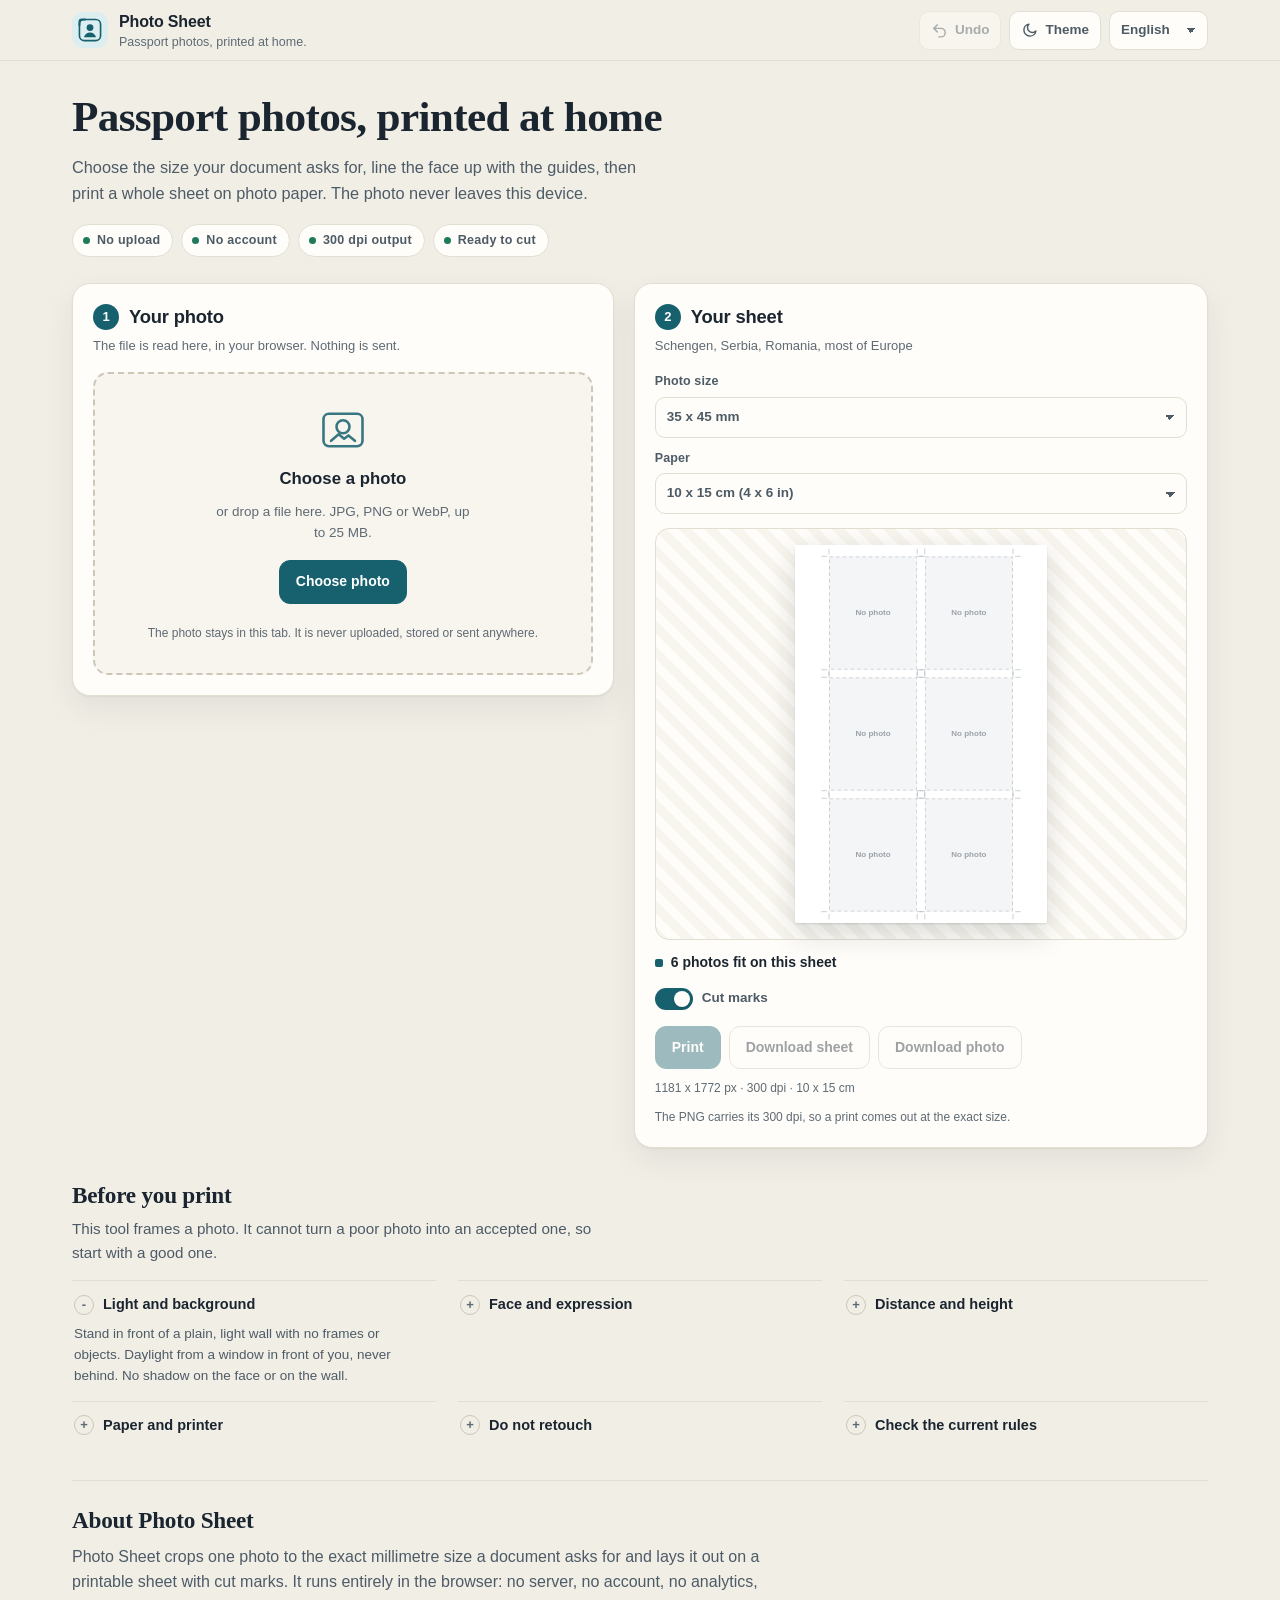
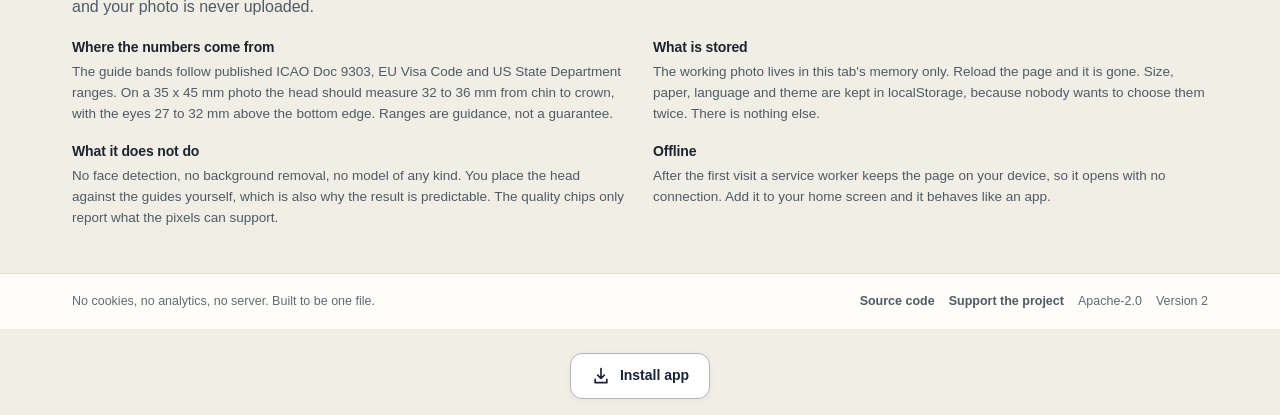
<file: index.html>
<!DOCTYPE html>
<html lang="en" data-version="2">
<head>
<meta charset="utf-8">
<meta http-equiv="Content-Security-Policy" content="default-src 'self'; script-src 'self' 'unsafe-inline'; style-src 'self' 'unsafe-inline'; img-src 'self' data: blob:; font-src 'self' data:; media-src 'self' blob: data:; connect-src 'self'; worker-src 'self' blob:; object-src 'none'; base-uri 'self'; upgrade-insecure-requests">
<!-- CSP prin meta: GitHub Pages nu permite antete HTTP. Fara frame-ancestors/form-action, pe care meta nu le accepta. -->
<meta name="viewport" content="width=device-width, initial-scale=1, viewport-fit=cover">
<meta name="color-scheme" content="light dark">
<meta name="theme-color" content="#17616f">
<title>Photo Sheet · passport and ID photos, printed at home</title>
<meta name="description" content="Crop a photo to 35 x 45 mm, 30 x 40 mm or 51 x 51 mm with millimetre guides, then print a full 10 x 15 sheet at 300 dpi. The photo never leaves your browser.">
<meta name="author" content="Kristian Mario Miskovic (TekiDeki)">
<meta name="robots" content="index, follow">
<link rel="canonical" href="https://tekideki.github.io/Photo-Sheet/">
<meta property="og:type" content="website">
<meta property="og:site_name" content="Photo Sheet">
<meta property="og:title" content="Photo Sheet · passport photos, printed at home">
<meta property="og:description" content="Line the face up with millimetre guides, print a 10 x 15 sheet at 300 dpi. No upload, no account, no server.">
<meta property="og:url" content="https://tekideki.github.io/Photo-Sheet/">
<meta property="og:image" content="https://tekideki.github.io/Photo-Sheet/screenshots/og.png">
<meta property="og:image:width" content="1200">
<meta property="og:image:height" content="630">
<meta property="og:locale" content="en_GB">
<meta property="og:locale:alternate" content="ro_RO">
<meta property="og:locale:alternate" content="sr_RS">
<meta name="twitter:card" content="summary_large_image">
<meta name="twitter:title" content="Photo Sheet · passport photos, printed at home">
<meta name="twitter:description" content="Crop to the exact size your document asks for, then print a full sheet. Everything stays in your browser.">
<meta name="twitter:image" content="https://tekideki.github.io/Photo-Sheet/screenshots/og.png">
<link rel="manifest" href="manifest.json">
<link rel="icon" href="favicon.ico" sizes="32x32">
<link rel="icon" href="icons/icon.svg" type="image/svg+xml">
<link rel="apple-touch-icon" href="apple-touch-icon.png">
<style>
/* Photo Sheet · TekiDeki - styles
 * SPDX-License-Identifier: Apache-2.0
 * Copyright 2026 Kristian Mario Miskovic (TekiDeki)
 * No external font, no icon font, no CDN. Everything below is local.
 */

:root {
  --bg: #f1eee6;
  --panel: #fffdf9;
  --panel-2: #f8f5ee;
  --line: #e3ded2;
  --line-strong: #cec6b6;
  --ink: #1b2530;
  --ink-soft: #4d5b66;
  --ink-muted: #5e6a74;
  --accent: #17616f;
  --accent-hover: #124f5b;
  --accent-soft: #dceef0;
  --on-accent: #ffffff;
  --ok: #1f7a5c;
  --ok-soft: #e1f2ea;
  --warn: #a8641a;
  --warn-soft: #f8ecd9;
  --bad: #b3261e;
  --bad-soft: #fbe4e1;
  --stage: #242b32;
  --paper: #ffffff;
  --shadow: 0 1px 2px rgba(27, 37, 48, 0.05), 0 12px 30px rgba(27, 37, 48, 0.07);
  --radius: 18px;
  --radius-sm: 11px;
  --sans: -apple-system, BlinkMacSystemFont, "Segoe UI", Roboto, "Helvetica Neue", Arial, sans-serif;
  --serif: "Iowan Old Style", "Palatino Linotype", Palatino, Georgia, serif;
  --mono: ui-monospace, SFMono-Regular, Menlo, Consolas, "Liberation Mono", monospace;
  color-scheme: light;
}

.theme-dark {
  --bg: #0f1518;
  --panel: #161f23;
  --panel-2: #121a1e;
  --line: #243138;
  --line-strong: #36454d;
  --ink: #e9eff2;
  --ink-soft: #b3c0c7;
  --ink-muted: #81919a;
  --accent: #6cc7d4;
  --accent-hover: #8ad6e0;
  --accent-soft: #14343a;
  --on-accent: #08262b;
  --ok: #5ecfa9;
  --ok-soft: #102e28;
  --warn: #e0a34a;
  --warn-soft: #33270f;
  --bad: #f2978f;
  --bad-soft: #361a18;
  --stage: #080c0e;
  --shadow: 0 1px 2px rgba(0, 0, 0, 0.3), 0 16px 34px rgba(0, 0, 0, 0.28);
  color-scheme: dark;
}

* { box-sizing: border-box; }

html { -webkit-text-size-adjust: 100%; }

body {
  margin: 0;
  background: var(--bg);
  color: var(--ink);
  font-family: var(--sans);
  font-size: 16px;
  line-height: 1.55;
  -webkit-font-smoothing: antialiased;
}

h1, h2, h3 { margin: 0; line-height: 1.2; letter-spacing: -0.01em; }

p { margin: 0; }

a { color: var(--accent); text-decoration-thickness: 1px; text-underline-offset: 2px; }

button, input, select, summary { font: inherit; color: inherit; }

svg { display: block; }

.sr-only {
  position: absolute !important;
  width: 1px; height: 1px;
  padding: 0; margin: -1px;
  overflow: hidden; clip: rect(0 0 0 0); white-space: nowrap; border: 0;
}

.skip-link {
  position: absolute; left: 12px; top: -48px; z-index: 60;
  padding: 10px 16px; border-radius: 0 0 10px 10px;
  background: var(--accent); color: var(--on-accent); font-weight: 600;
  text-decoration: none; transition: top 0.15s ease;
}
.skip-link:focus { top: 0; }

/* ----------------------------------------------------------------- topbar */

.topbar {
  position: sticky; top: 0; z-index: 40;
  background: color-mix(in srgb, var(--bg) 88%, transparent);
  backdrop-filter: saturate(1.4) blur(12px);
  border-bottom: 1px solid var(--line);
}
.topbar-inner {
  max-width: 1180px; margin: 0 auto;
  padding: 10px 22px;
  display: flex; align-items: center; gap: 16px;
}
.brand {
  display: flex; align-items: center; gap: 11px;
  color: var(--ink); text-decoration: none; margin-right: auto; min-width: 0;
}
.brand-mark {
  width: 36px; height: 36px; flex: 0 0 36px;
  display: grid; place-items: center;
  border-radius: 11px;
  background: var(--accent-soft); color: var(--accent);
}
.brand-mark svg { width: 26px; height: 26px; }
.brand-text { display: flex; flex-direction: column; min-width: 0; }
.brand-text > span:first-child { font-weight: 700; letter-spacing: -0.01em; }
.brand-tagline {
  font-size: 12.5px; color: var(--ink-muted); line-height: 1.25;
  white-space: nowrap; overflow: hidden; text-overflow: ellipsis;
}
.topbar-actions { display: flex; align-items: center; gap: 8px; }

.icon-btn {
  display: inline-flex; align-items: center; gap: 7px;
  padding: 8px 11px; border-radius: 10px;
  border: 1px solid var(--line); background: var(--panel);
  color: var(--ink-soft); font-size: 13.5px; font-weight: 600;
  cursor: pointer; transition: background 0.15s ease, border-color 0.15s ease, color 0.15s ease;
}
.icon-btn:hover:not(:disabled) { border-color: var(--line-strong); color: var(--ink); }
.icon-btn:disabled { opacity: 0.45; cursor: default; }
.icon-btn svg {
  width: 17px; height: 17px; fill: none; stroke: currentColor;
  stroke-width: 2; stroke-linecap: round; stroke-linejoin: round;
}
.theme-sun { display: none; }
.theme-dark .theme-sun { display: block; }
.theme-dark .theme-moon { display: none; }

select {
  appearance: none;
  padding: 8px 32px 8px 11px;
  border-radius: 10px;
  border: 1px solid var(--line);
  background-color: var(--panel);
  background-image: linear-gradient(45deg, transparent 50%, currentColor 50%), linear-gradient(135deg, currentColor 50%, transparent 50%);
  background-position: calc(100% - 16px) 52%, calc(100% - 11px) 52%;
  background-size: 5px 5px, 5px 5px;
  background-repeat: no-repeat;
  font-size: 13.5px; font-weight: 600; color: var(--ink-soft);
  cursor: pointer;
}

/* ------------------------------------------------------------------ layout */

.wrap { max-width: 1180px; margin: 0 auto; padding: 30px 22px 44px; }

.intro { max-width: 760px; margin: 0 0 26px; }
.intro h1 {
  font-family: var(--serif);
  font-size: clamp(1.75rem, 1.2rem + 2.3vw, 2.7rem);
  font-weight: 600;
  letter-spacing: -0.015em;
}
.lede { margin-top: 12px; color: var(--ink-soft); font-size: 1.02rem; max-width: 64ch; }
.lede.small { font-size: 0.95rem; }

.claims {
  list-style: none; margin: 18px 0 0; padding: 0;
  display: flex; flex-wrap: wrap; gap: 8px;
}
.claims li {
  display: inline-flex; align-items: center; gap: 7px;
  padding: 6px 12px 6px 10px;
  border-radius: 999px;
  background: var(--panel); border: 1px solid var(--line);
  font-size: 12.5px; font-weight: 600; color: var(--ink-soft);
  letter-spacing: 0.02em;
}
.claims li::before {
  content: ""; width: 7px; height: 7px; border-radius: 50%;
  background: var(--ok);
}

.workspace {
  display: grid;
  grid-template-columns: minmax(0, 1fr) minmax(0, 1.06fr);
  gap: 20px;
  align-items: start;
}

.panel {
  background: var(--panel);
  border: 1px solid var(--line);
  border-radius: var(--radius);
  padding: 20px;
  box-shadow: var(--shadow);
}

.panel-head { margin-bottom: 16px; }
.panel-head h2 {
  display: flex; align-items: center; gap: 10px;
  font-size: 1.15rem; font-weight: 700;
}
.step {
  display: grid; place-items: center;
  width: 26px; height: 26px; flex: 0 0 26px;
  border-radius: 50%;
  background: var(--accent); color: var(--on-accent);
  font-size: 13px; font-weight: 700;
  font-variant-numeric: tabular-nums;
}
.panel-sub { margin-top: 6px; font-size: 13px; color: var(--ink-muted); }

/* ---------------------------------------------------------------- dropzone */

.drop {
  display: flex; flex-direction: column; align-items: center; justify-content: center;
  gap: 10px; text-align: center;
  min-height: 300px; padding: 30px 22px;
  border: 2px dashed var(--line-strong);
  border-radius: 15px;
  background: var(--panel-2);
  transition: border-color 0.15s ease, background 0.15s ease;
}
.drop.dragover { border-color: var(--accent); background: var(--accent-soft); }
.drop.is-hidden { display: none; }
.drop-icon { color: var(--accent); opacity: 0.85; }
.drop-icon svg { width: 52px; height: 52px; }
.drop strong { font-size: 1.05rem; }
.drop-hint { font-size: 13.5px; color: var(--ink-muted); max-width: 34ch; }
.drop .btn { margin-top: 6px; }

/* ------------------------------------------------------------------- stage */

.stage {
  display: flex; justify-content: center;
  padding: 14px;
  border-radius: 14px;
  background:
    radial-gradient(circle at 20% 0%, rgba(255, 255, 255, 0.06), transparent 60%),
    var(--stage);
}
#stageCanvas {
  display: block;
  max-width: 100%;
  height: auto;
  border-radius: 3px;
  cursor: grab;
  touch-action: none;
  box-shadow: 0 6px 22px rgba(0, 0, 0, 0.35);
}
#stageCanvas:active { cursor: grabbing; }

.stage-tools { display: flex; flex-wrap: wrap; gap: 7px; margin-top: 12px; }

.zoom-row {
  display: grid;
  grid-template-columns: auto 30px minmax(0, 1fr) 30px auto;
  align-items: center; gap: 9px;
  margin-top: 12px;
}
.zoom-row label { font-size: 13px; font-weight: 600; color: var(--ink-soft); }
.round-btn {
  width: 30px; height: 30px; border-radius: 50%;
  border: 1px solid var(--line); background: var(--panel-2);
  color: var(--ink-soft); font-size: 17px; font-weight: 600; line-height: 1;
  cursor: pointer; display: grid; place-items: center;
}
.round-btn:hover { border-color: var(--line-strong); color: var(--ink); }
input[type="range"] {
  -webkit-appearance: none; appearance: none;
  width: 100%; height: 26px; background: transparent; cursor: pointer;
}
input[type="range"]::-webkit-slider-runnable-track {
  height: 5px; border-radius: 999px; background: var(--line-strong);
}
input[type="range"]::-webkit-slider-thumb {
  -webkit-appearance: none; appearance: none;
  width: 19px; height: 19px; margin-top: -7px;
  border-radius: 50%; background: var(--accent);
  border: 2px solid var(--panel);
  box-shadow: 0 1px 4px rgba(0, 0, 0, 0.25);
}
input[type="range"]::-moz-range-track { height: 5px; border-radius: 999px; background: var(--line-strong); }
input[type="range"]::-moz-range-thumb {
  width: 17px; height: 17px; border-radius: 50%;
  background: var(--accent); border: 2px solid var(--panel);
}
.zoom-value {
  font-family: var(--mono); font-size: 12.5px; color: var(--ink-soft);
  min-width: 46px; text-align: right;
}

.chips { list-style: none; display: flex; flex-wrap: wrap; gap: 7px; margin: 12px 0 0; padding: 0; }
.chip {
  display: inline-flex; align-items: center; gap: 7px;
  padding: 5px 11px; border-radius: 999px;
  border: 1px solid var(--line);
  background: var(--panel-2);
  font-size: 12.5px; font-weight: 600; color: var(--ink-soft);
}
.chip .dot { width: 7px; height: 7px; border-radius: 50%; background: var(--ink-muted); }
.chip[data-state="good"] { border-color: color-mix(in srgb, var(--ok) 35%, var(--line)); }
.chip[data-state="good"] .dot { background: var(--ok); }
.chip[data-state="warn"] { background: var(--warn-soft); border-color: color-mix(in srgb, var(--warn) 35%, var(--line)); }
.chip[data-state="warn"] .dot { background: var(--warn); }
.chip[data-state="bad"] { background: var(--bad-soft); border-color: color-mix(in srgb, var(--bad) 40%, var(--line)); }
.chip[data-state="bad"] .dot { background: var(--bad); }

.hint { margin-top: 10px; font-size: 12.5px; color: var(--ink-muted); }

/* ------------------------------------------------------------------ sheet */

.fields { display: grid; gap: 11px; margin-bottom: 14px; }
.field { display: grid; gap: 5px; }
.field > span { font-size: 12.5px; font-weight: 700; color: var(--ink-soft); letter-spacing: 0.01em; }
.field select { width: 100%; padding-top: 9px; padding-bottom: 9px; }
.field-custom {
  grid-template-columns: 1fr 1fr; gap: 9px;
  padding: 10px; border-radius: 12px; background: var(--panel-2); border: 1px solid var(--line);
}
.sub-field { display: grid; gap: 4px; }
.sub-field span { font-size: 12px; color: var(--ink-muted); font-weight: 600; }
input[type="number"] {
  width: 100%; padding: 8px 10px;
  border-radius: 9px; border: 1px solid var(--line);
  background: var(--panel); color: var(--ink);
  font-variant-numeric: tabular-nums;
}

.sheet-stage {
  display: flex; justify-content: center;
  padding: 16px;
  border-radius: 14px;
  background:
    repeating-linear-gradient(45deg, var(--panel-2) 0 9px, var(--panel) 9px 18px);
  border: 1px solid var(--line);
}
#sheetCanvas {
  display: block; max-width: 100%; height: auto;
  background: var(--paper);
  box-shadow: 0 10px 30px rgba(20, 30, 40, 0.16), 0 1px 2px rgba(20, 30, 40, 0.12);
  border-radius: 2px;
}

.count {
  margin-top: 12px; font-size: 14px; font-weight: 600; color: var(--ink);
  display: flex; align-items: center; gap: 8px;
}
.count::before {
  content: ""; width: 8px; height: 8px; border-radius: 2px;
  background: var(--accent);
}

.toggles { display: flex; flex-wrap: wrap; gap: 18px; margin: 14px 0 4px; }
.toggles-stage { margin: 12px 0 0; }
.switch { display: inline-flex; align-items: center; gap: 9px; font-size: 13.5px; font-weight: 600; color: var(--ink-soft); cursor: pointer; }
.switch input { position: absolute; opacity: 0; width: 1px; height: 1px; }
.switch-track {
  position: relative; width: 38px; height: 22px; flex: 0 0 38px;
  border-radius: 999px; background: var(--line-strong);
  transition: background 0.15s ease;
}
.switch-track::after {
  content: ""; position: absolute; top: 3px; left: 3px;
  width: 16px; height: 16px; border-radius: 50%;
  background: var(--panel);
  box-shadow: 0 1px 3px rgba(0, 0, 0, 0.2);
  transition: transform 0.15s ease;
}
.switch input:checked + .switch-track { background: var(--accent); }
.switch input:checked + .switch-track::after { transform: translateX(16px); }
.switch input:focus-visible + .switch-track { outline: 2px solid var(--accent); outline-offset: 2px; }

.actions { display: flex; flex-wrap: wrap; gap: 8px; margin-top: 16px; }

.btn {
  display: inline-flex; align-items: center; justify-content: center; gap: 7px;
  padding: 10px 16px;
  border-radius: 11px;
  border: 1px solid var(--line-strong);
  background: var(--panel);
  color: var(--ink);
  font-size: 14px; font-weight: 650;
  cursor: pointer;
  transition: background 0.15s ease, border-color 0.15s ease, transform 0.05s ease;
}
.btn:hover:not(:disabled) { border-color: var(--ink-muted); }
.btn:active:not(:disabled) { transform: translateY(1px); }
.btn:disabled { opacity: 0.42; cursor: not-allowed; }
.btn-primary {
  background: var(--accent); border-color: var(--accent); color: var(--on-accent);
}
.btn-primary:hover:not(:disabled) { background: var(--accent-hover); border-color: var(--accent-hover); }
.btn-sm { padding: 7px 12px; font-size: 13px; border-radius: 9px; }
.btn-quiet { border-color: transparent; background: transparent; color: var(--ink-muted); }
.btn-quiet:hover:not(:disabled) { color: var(--ink); background: var(--panel-2); }

.tiny { font-size: 12px; color: var(--ink-muted); margin-top: 10px; }

/* ------------------------------------------------------------------- tips */

.tips { margin-top: 34px; }
.tips h2 { font-family: var(--serif); font-size: 1.45rem; font-weight: 600; }
.tips .lede { margin-top: 8px; margin-bottom: 16px; }
.tips-grid {
  display: grid; grid-template-columns: repeat(3, minmax(0, 1fr));
  gap: 0 22px;
}
.tips details {
  border-top: 1px solid var(--line);
  padding: 12px 2px 14px;
}
.tips summary {
  cursor: pointer; font-weight: 650; font-size: 14.5px;
  list-style: none; display: flex; align-items: center; gap: 9px;
}
.tips summary::-webkit-details-marker { display: none; }
.tips summary::before {
  content: "+"; width: 18px; height: 18px; flex: 0 0 18px;
  display: grid; place-items: center;
  border-radius: 50%; border: 1px solid var(--line-strong);
  font-size: 13px; line-height: 1; color: var(--ink-muted);
}
.tips details[open] summary::before { content: "-"; }
.tips details p { margin-top: 8px; font-size: 13.5px; color: var(--ink-soft); max-width: 46ch; }

/* ------------------------------------------------------------------ about */

.about {
  margin-top: 30px; padding-top: 26px;
  border-top: 1px solid var(--line);
}
.about h2 { font-family: var(--serif); font-size: 1.45rem; font-weight: 600; }
.about > p { margin-top: 10px; color: var(--ink-soft); max-width: 78ch; }
.about-grid {
  display: grid; grid-template-columns: repeat(2, minmax(0, 1fr));
  gap: 18px 26px; margin-top: 20px;
}
.about-grid h3 { font-size: 14px; font-weight: 700; }
.about-grid p { margin-top: 6px; font-size: 13.5px; color: var(--ink-soft); }

/* ------------------------------------------------------------------- foot */

.foot { border-top: 1px solid var(--line); background: var(--panel); }
.foot-inner {
  max-width: 1180px; margin: 0 auto; padding: 18px 22px;
  display: flex; flex-wrap: wrap; align-items: center; gap: 10px 22px;
  font-size: 12.5px; color: var(--ink-muted);
}
.foot-note { margin-right: auto; }
.foot-links { display: flex; flex-wrap: wrap; align-items: center; gap: 14px; }
.foot-links a { color: var(--ink-soft); text-decoration: none; font-weight: 600; }
.foot-links a:hover { color: var(--accent); }

/* ------------------------------------------------------------------ toast */

.toast {
  position: fixed; left: 50%; bottom: 22px; z-index: 50;
  transform: translate(-50%, 16px);
  padding: 10px 18px; border-radius: 999px;
  background: var(--ink); color: var(--bg);
  font-size: 13.5px; font-weight: 600;
  opacity: 0; pointer-events: none;
  transition: opacity 0.18s ease, transform 0.18s ease;
  box-shadow: 0 10px 26px rgba(0, 0, 0, 0.25);
}
.toast.is-on { opacity: 1; transform: translate(-50%, 0); }

/* ------------------------------------------------------------------- misc */

:focus-visible { outline: 3px solid var(--accent); outline-offset: 2px; border-radius: 6px; }

[hidden] { display: none !important; }

@media (prefers-reduced-motion: reduce) {
  * { transition-duration: 0.01ms !important; animation-duration: 0.01ms !important; }
}

/* ------------------------------------------------------------- responsive */

@media (max-width: 980px) {
  .workspace { grid-template-columns: minmax(0, 1fr); }
  .tips-grid { grid-template-columns: repeat(2, minmax(0, 1fr)); }
}

@media (max-width: 720px) {
  .wrap { padding: 22px 15px 34px; }
  .topbar-inner { padding: 9px 15px; gap: 10px; }
  .icon-btn span { display: none; }
  .icon-btn { padding: 8px 9px; }
  .brand-tagline { display: none; }
  .panel { padding: 16px; border-radius: 15px; }
  .drop { min-height: 250px; padding: 24px 16px; }
  .about-grid { grid-template-columns: minmax(0, 1fr); }
  .tips-grid { grid-template-columns: minmax(0, 1fr); }
  #stageCanvas { max-height: 60vh; width: auto; }
}

@media (max-width: 430px) {
  .zoom-row { grid-template-columns: 30px minmax(0, 1fr) 30px auto; }
  .zoom-row label { grid-column: 1 / -1; }
  .btn { padding: 10px 13px; font-size: 13.5px; }
  .field-custom { grid-template-columns: minmax(0, 1fr); }
}

/* ------------------------------------------------------------------ print */

@page { size: 100mm 150mm; margin: 0; }

.print-area { display: none; }

@media print {
  html, body { margin: 0; padding: 0; background: #fff; }
  body > *:not(.print-area) { display: none !important; }
  .print-area { display: block !important; }
  .print-area img { display: block; width: 100%; height: 100%; }
}


  /* regula casei: tinte de atingere pe mobil */
  @media (pointer: coarse), (max-width: 700px) {
    a { padding-block: 8px; }
  }
</style>
<style id="pageStyle">@page { size: 100mm 150mm; margin: 0; }

  /* regula casei: tinte de atingere pe mobil - titlul de acordeon se apasa */
  @media (pointer: coarse), (max-width: 700px) {
    summary { min-height: 34px; display: flex; align-items: center; }
  }
</style>
<script type="application/ld+json">
{"@context":"https://schema.org","@type":"WebApplication","name":"Photo Sheet","applicationCategory":"MultimediaApplication","operatingSystem":"Any (web browser)","url":"https://tekideki.github.io/Photo-Sheet/","description":"Passport and ID photo cropper with millimetre guides that prints a ready to cut sheet at 300 dpi. Photos never leave the browser.","offers":{"@type":"Offer","price":"0","priceCurrency":"EUR"},"author":{"@type":"Person","name":"Kristian Mario Miskovic","alternateName":"TekiDeki"},"license":"https://www.apache.org/licenses/LICENSE-2.0","isAccessibleForFree":true}
</script>

<style id="ecran-mic">
/* regula casei: ecrane mici (320px) - nimic nu are voie sa iasa din ecran.
   Blocul sta la finalul <head>, deci invinge stilurile de mai sus fara sa le rescrie. */
@media (max-width: 380px) {
  html, body { max-width: 100%; overflow-x: hidden; }
  img, svg, canvas, video, table { max-width: 100%; }
  /* antetul: selectul de limba si butonul de tema se pot strange si trec pe randul urmator */
  header .tools, header .controls, .topbar .tools, .topbar .controls, .tools, .controls { flex-wrap: wrap; min-width: 0; }
  header select, .tools select, .controls select, select#lang, select#lang-select, #lang-select { max-width: 100%; min-width: 0; }
  /* panourile si cardurile se largestesc la cat incape */
  .panel, .card, .sheet, .action, .action-main, .action-side, .source-panel, .panel-heading { min-width: 0; max-width: 100%; }
  .chips, #cityChips { flex-wrap: wrap; }
}
</style>
<style id="tinte-44">
/* regula casei: pe telefon, tinta de atingere are cel putin 44x44px (WCAG 2.5.5, Apple HIG).
   Se aplica doar pe pointer gros sau ecran mic, ca sa nu umfle interfata pe desktop.
   `!important` e intentionat: e un prag de accesibilitate, nu o preferinta de stil, iar
   fiecare unealta are propriile reguli de buton care ar castiga altfel.
   Tabla jocurilor (`.cell`, `.tile`, `.slot`, `.key`) este lasata afara: acolo marimea
   tintei e data de grila, nu de deget, si e tratata in blocul fiecarui joc. */
@media (pointer: coarse), (max-width: 700px) {
  html body :is(button, select, textarea, summary, [role="button"],
      input:not([type="checkbox"]):not([type="radio"]):not([type="file"]):not([type="hidden"]),
      label:has(input[type="checkbox"]), label:has(input[type="radio"]),
      .check, .check-label, .switch, .btn, .button):not(.cell):not(.tile):not(.slot):not(.key) {
    min-height: 44px !important;
  }
  html body :is(button, [role="button"], .btn, .button, .chip, .langbtn, .iconbtn, .icon-btn,
      .btn-icon, .icon-button, .swatch, .switch, .tbtn, .buy, .skip):not(.cell):not(.tile):not(.slot):not(.key) {
    display: inline-flex !important; align-items: center !important; justify-content: center !important;
  }
  html body :is(.iconbtn, .icon-btn, .btn-icon, .icon-button, .langbtn, .theme-toggle, .theme,
      .swatch, .switch, .tbtn, .swap, .play-button, .stop-button, .undo, .buy,
      .nav-btn, .editor-close, .round-btn, .chip-x, .close, .btn-close, .randomize-mini,
      .history > button, .swatches > button) {
    min-width: 44px !important; min-height: 44px !important;
  }
  html body :is(select, input[type="color"], input[type="number"], input[type="text"]) {
    min-width: 44px !important;
  }
  html body :is(input[type="checkbox"], input[type="radio"]) { min-width: 24px !important; min-height: 24px !important; }
  /* legaturile din afara textului curent (antet, subsol, navigatie); cele din propozitie
     ramin legaturi de text, cum spune si exceptia pentru text din WCAG 2.5.5.
     Cardurile-legatura isi pastreaza asezarea, doar inaltimea minima creste. */
  html body a:not(p a):not(li a):not(td a):not(.gcard):not(.card) {
    min-height: 44px !important; min-width: 44px !important;
  }
  html body :is(a.skip, .brand, a.buy) { display: inline-flex !important; align-items: center !important; }
  /* barele care nu incapeau: se asaza pe doua randuri in loc sa iasa din ecran */
  html body :is(nav, .nav, .navbar, .toolbar, .links, footer, .footnotes, .player-controls,
      header, .topbar, .masthead, .app-header,
      .topbar-actions, .header-actions, .hero-actions, .actions, .action-row,
      .btn-row, .button-row, .controls, .controls-row, .filters,
      .topbar-inner, .header-inner, .nav-inner, .bar-inner,
      [class$="-inner"], [class$="-actions"]) {
    flex-wrap: wrap !important;
  }
  html body input[type="range"] { height: 44px !important; }
  /* campurile de fisier sunt suprapuse peste zona de tragere si nu trebuie sa iasa din ea */
  html body :is(input[type="file"], input[type="color"], img, video, canvas) { max-width: 100% !important; }
}
</style>
</head>
<body>

<a class="skip-link" href="#main" data-i18n="skipToContent">Skip to content</a>

<header class="topbar">
  <div class="topbar-inner">
    <a class="brand" href="#main">
      <span class="brand-mark" aria-hidden="true">
        <svg viewBox="0 0 32 32"><rect x="3" y="3" width="26" height="26" rx="6" fill="none" stroke="currentColor" stroke-width="2"/><circle cx="16" cy="13" r="4.2" fill="currentColor"/><path d="M8.5 25c1.2-4 4-6 7.5-6s6.3 2 7.5 6" fill="currentColor"/><path d="M3 10V6a3 3 0 0 1 3-3h4" fill="none" stroke="currentColor" stroke-width="2.4" stroke-linecap="round"/></svg>
      </span>
      <span class="brand-text">
        <span>Photo Sheet</span>
        <span class="brand-tagline" data-i18n="tagline">Passport photos, printed at home.</span>
      </span>
    </a>

    <div class="topbar-actions">
      <button type="button" class="icon-btn" id="undoBtn" disabled data-i18n-title="undoTip" title="Undo the last crop change">
        <svg viewBox="0 0 24 24" aria-hidden="true"><path d="M9 14 4 9l5-5"/><path d="M4 9h10a6 6 0 0 1 0 12h-3"/></svg>
        <span data-i18n="undo">Undo</span>
      </button>
      <button type="button" class="icon-btn" id="themeBtn" data-i18n-title="themeToggle" title="Switch light or dark theme">
        <svg class="theme-moon" viewBox="0 0 24 24" aria-hidden="true"><path d="M21 12.8A8.5 8.5 0 1 1 11.2 3a6.8 6.8 0 0 0 9.8 9.8Z"/></svg>
        <svg class="theme-sun" viewBox="0 0 24 24" aria-hidden="true"><circle cx="12" cy="12" r="4"/><path d="M12 2v2M12 20v2M2 12h2M20 12h2M4.9 4.9l1.4 1.4M17.7 17.7l1.4 1.4M19.1 4.9l-1.4 1.4M6.3 17.7l-1.4 1.4"/></svg>
        <span data-i18n="theme">Theme</span>
      </button>
      <label class="sr-only" for="langSelect" data-i18n="language">Language</label>
      <select id="langSelect" aria-label="Language" data-i18n-aria-label="language">
        <option value="en">English</option>
        <option value="ro">Română</option>
        <option value="sr-latn">Srpski</option>
        <option value="sr-cyrl">Српски</option>
      </select>
    </div>
  </div>
</header>

<main id="main" class="wrap">

  <section class="intro">
    <h1 data-i18n="h1">Passport photos, printed at home</h1>
    <p class="lede" data-i18n="lede">Choose the size your document asks for, line the face up with the guides, then print a whole sheet on photo paper. The photo never leaves this device.</p>
    <ul class="claims">
      <li data-i18n="claimNoUpload">No upload</li>
      <li data-i18n="claimNoAccount">No account</li>
      <li data-i18n="claim300">300 dpi output</li>
      <li data-i18n="claimPaper">Ready to cut</li>
    </ul>
  </section>

  <div class="workspace">

    <section class="panel panel-photo" id="photoPanel" aria-labelledby="photoHead">
      <header class="panel-head">
        <h2 id="photoHead"><span class="step" aria-hidden="true">1</span><span data-i18n="step1">Your photo</span></h2>
        <p class="panel-sub" data-i18n="step1Sub">Nothing is uploaded. The file is read locally by the browser.</p>
      </header>

      <div class="drop" id="dropZone">
        <div class="drop-icon" aria-hidden="true">
          <svg viewBox="0 0 48 48"><rect x="6" y="9" width="36" height="30" rx="5" fill="none" stroke="currentColor" stroke-width="2.4"/><circle cx="24" cy="21" r="6" fill="none" stroke="currentColor" stroke-width="2.4"/><path d="M13 34l7-6 5 4 4-3 6 5" fill="none" stroke="currentColor" stroke-width="2.4" stroke-linecap="round" stroke-linejoin="round"/></svg>
        </div>
        <strong data-i18n="dropTitle">Choose a photo</strong>
        <span class="drop-hint" data-i18n="dropHint">or drop a file here. JPG, PNG or WebP, up to 25 MB.</span>
        <button type="button" class="btn btn-primary" id="pickBtn" data-i18n="pickBtn">Choose photo</button>
        <input type="file" id="fileInput" class="sr-only" accept="image/jpeg,image/png,image/webp,image/*" aria-label="Photo file" data-i18n-aria-label="fileAria">
        <p class="tiny" data-i18n="dropPrivacy">The photo stays in this tab. It is never uploaded, stored or sent anywhere.</p>
      </div>

      <div class="stage-block" id="stageBlock" hidden>
        <div class="stage" id="stage">
          <canvas id="stageCanvas" tabindex="0" role="img" aria-label="Crop preview" data-i18n-aria-label="stageAria"></canvas>
        </div>

        <div class="stage-tools">
          <button type="button" class="btn btn-sm" id="rotateBtn" data-i18n="rotateBtn">Rotate 90</button>
          <button type="button" class="btn btn-sm" id="flipBtn" data-i18n="flipBtn">Flip</button>
          <button type="button" class="btn btn-sm" id="resetBtn" data-i18n="resetBtn">Reset crop</button>
          <button type="button" class="btn btn-sm btn-quiet" id="replaceBtn" data-i18n="replaceBtn">Replace</button>
          <button type="button" class="btn btn-sm btn-quiet" id="removeBtn" data-i18n="removeBtn">Remove</button>
        </div>

        <div class="zoom-row">
          <label for="zoomRange" data-i18n="zoomLabel">Zoom</label>
          <button type="button" class="round-btn" id="zoomOutBtn" data-i18n-aria-label="zoomOutAria" aria-label="Zoom out">-</button>
          <input type="range" id="zoomRange" min="1" max="3" step="0.01" value="1" data-i18n-aria-label="zoomLabel" aria-label="Zoom">
          <button type="button" class="round-btn" id="zoomInBtn" data-i18n-aria-label="zoomInAria" aria-label="Zoom in">+</button>
          <output class="zoom-value" id="zoomValue" for="zoomRange">100%</output>
        </div>

        <ul class="chips" id="chips">
          <li class="chip" id="chipResolution" data-state="good"><span class="dot" aria-hidden="true"></span><span class="chip-text">Full resolution</span></li>
          <li class="chip" id="chipBackground" data-state="good"><span class="dot" aria-hidden="true"></span><span class="chip-text">Background even</span></li>
          <li class="chip" id="chipSharpness" data-state="good"><span class="dot" aria-hidden="true"></span><span class="chip-text">Sharp</span></li>
        </ul>

        <div class="toggles toggles-stage">
          <label class="switch">
            <input type="checkbox" id="guidesToggle" checked>
            <span class="switch-track" aria-hidden="true"></span>
            <span data-i18n="guidesToggle">Guides</span>
          </label>
        </div>

        <p class="hint" data-i18n="hintDrag">Drag the photo to move it. Arrow keys nudge, Shift moves further.</p>
      </div>
    </section>

    <section class="panel panel-sheet" id="sheetPanel" aria-labelledby="sheetHead">
      <header class="panel-head">
        <h2 id="sheetHead"><span class="step" aria-hidden="true">2</span><span data-i18n="step2">Your sheet</span></h2>
        <p class="panel-sub" id="presetNote">Schengen, Serbia, Romania, most of Europe</p>
      </header>

      <div class="fields">
        <label class="field">
          <span data-i18n="presetLabel">Photo size</span>
          <select id="presetSelect"></select>
        </label>
        <div class="field field-custom" id="customField" hidden>
          <label class="sub-field">
            <span data-i18n="customW">Width (mm)</span>
            <input type="number" id="customW" min="15" max="150" step="0.5" value="35" inputmode="decimal">
          </label>
          <label class="sub-field">
            <span data-i18n="customH">Height (mm)</span>
            <input type="number" id="customH" min="15" max="150" step="0.5" value="45" inputmode="decimal">
          </label>
        </div>
        <label class="field">
          <span data-i18n="sheetLabel">Paper</span>
          <select id="sheetSelect"></select>
        </label>
      </div>

      <div class="sheet-stage" id="sheetStage">
        <canvas id="sheetCanvas" role="img" aria-label="Sheet preview" data-i18n-aria-label="sheetAria"></canvas>
      </div>

      <p class="count" id="countText">6 photos fit on this sheet</p>

      <div class="toggles">
        <label class="switch">
          <input type="checkbox" id="cutMarksToggle" checked>
          <span class="switch-track" aria-hidden="true"></span>
          <span data-i18n="cutMarksToggle">Cut marks</span>
        </label>
      </div>

      <div class="actions">
        <button type="button" class="btn btn-primary" id="printBtn" disabled data-i18n="printBtn">Print</button>
        <button type="button" class="btn" id="sheetBtn" disabled data-i18n="sheetBtn">Download sheet</button>
        <button type="button" class="btn" id="photoBtn" disabled data-i18n="photoBtn">Download photo</button>
      </div>

      <p class="tiny" id="sizeText">1181 x 1772 px · 300 dpi · 10 x 15 cm</p>
      <p class="tiny" data-i18n="downloadNote">The PNG carries its 300 dpi, so a print comes out at the exact size.</p>
    </section>
  </div>

  <section class="tips" aria-labelledby="tipsHead">
    <h2 id="tipsHead" data-i18n="tipsTitle">Before you print</h2>
    <p class="lede small" data-i18n="tipsIntro">This tool frames a photo. It cannot turn a poor photo into an accepted one, so start with a good one.</p>
    <div class="tips-grid">
      <details open>
        <summary data-i18n="tip1t">Light and background</summary>
        <p data-i18n="tip1b">Stand in front of a plain, light wall with no picture frames or door frames. Daylight from a window in front of you, never behind. No shadow on the face or on the wall.</p>
      </details>
      <details>
        <summary data-i18n="tip2t">Face and expression</summary>
        <p data-i18n="tip2b">Look straight into the lens, mouth closed, neutral expression, both eyes visible. Hair away from the eyebrows. No glasses for EU documents since 2015.</p>
      </details>
      <details>
        <summary data-i18n="tip3t">Distance and height</summary>
        <p data-i18n="tip3b">Ask someone to hold the phone at your eye level, about 1.5 m away, and to step back until your head and shoulders fill the frame. A selfie at arm's length distorts the face.</p>
      </details>
      <details>
        <summary data-i18n="tip4t">Paper and printer</summary>
        <p data-i18n="tip4b">Use glossy or matte photo paper at 10 x 15 cm and print at 100 percent. Turn off "fit to page". Plain office paper is not accepted.</p>
      </details>
      <details>
        <summary data-i18n="tip5t">Do not retouch</summary>
        <p data-i18n="tip5b">No smoothing, no whitened eyes, no replaced background. Retouched photos are rejected. Cropping and scaling are fine, changing the face is not.</p>
      </details>
      <details>
        <summary data-i18n="tip6t">Check the current rules</summary>
        <p data-i18n="tip6b">Rules differ by country and change over time. The authority that issues your document decides. When in doubt, ask them before you print twenty copies.</p>
      </details>
    </div>
  </section>

  <section class="about" id="about" aria-labelledby="aboutHead">
    <h2 id="aboutHead" data-i18n="aboutTitle">About Photo Sheet</h2>
    <p data-i18n="aboutBody">Photo Sheet crops one photo to the exact millimetre size a document asks for and lays it out on a printable sheet with cut marks. It runs entirely in the browser: no server, no account, no analytics, and no network request after the page loads.</p>
    <div class="about-grid">
      <div>
        <h3 data-i18n="aboutRangesT">Where the numbers come from</h3>
        <p data-i18n="aboutRanges">The guide bands follow published ICAO Doc 9303, EU Visa Code and US State Department ranges. On a 35 x 45 mm photo the head should measure 32 to 36 mm from chin to crown, with the eyes 27 to 32 mm above the bottom edge. Ranges are guidance, not a guarantee.</p>
      </div>
      <div>
        <h3 data-i18n="aboutPrivacyT">What is stored</h3>
        <p data-i18n="aboutPrivacy">The working photo lives in this tab's memory only. Reload the page and it is gone. Size, paper, language and theme are kept in localStorage, because nobody wants to choose them twice. There is nothing else.</p>
      </div>
      <div>
        <h3 data-i18n="aboutLimitsT">What it does not do</h3>
        <p data-i18n="aboutLimits">No face detection, no background removal, no AI. You place the head against the guides yourself, which is also why the result is predictable. The quality chips only report what the pixels can support.</p>
      </div>
      <div>
        <h3 data-i18n="aboutOfflineT">Offline</h3>
        <p data-i18n="aboutOffline">After the first visit a service worker keeps the page on your device, so it opens with no connection. Add it to your home screen and it behaves like an app.</p>
      </div>
    </div>
  </section>

</main>

<footer class="foot">
  <div class="foot-inner">
    <p class="foot-note" data-i18n="footerNote">No cookies, no analytics, no server. Built to be one file.</p>
    <p class="foot-links">
      <a href="https://github.com/TekiDeki/Photo-Sheet" target="_blank" rel="noopener noreferrer" data-i18n="source">Source code</a>
      <a href="https://paypal.me/TekiDeki" target="_blank" rel="noopener noreferrer" data-i18n="support">Support the project</a>
      <span data-i18n="licenseShort">Apache-2.0</span>
      <span id="versionText">Version 1</span>
    </p>
  </div>
</footer>

<div class="toast" id="toast" role="status" aria-live="polite"></div>

<div class="print-area" id="printArea" aria-hidden="true">
  <img id="printImage" alt="">
</div>

<script>
/* Photo Sheet · TekiDeki - crop and print maths
 * SPDX-License-Identifier: Apache-2.0
 * Copyright 2026 Kristian Mario Miskovic (TekiDeki)
 *
 * Pure functions only. No DOM, no storage, no network. The page and the Node
 * test suite load exactly this file, so the numbers the browser prints are the
 * numbers the tests check.
 */
(function (root, factory) {
  if (typeof module === 'object' && module.exports) {
    module.exports = factory();
  } else {
    root.PS = factory();
  }
}(typeof self !== 'undefined' ? self : this, function () {
  'use strict';

  var MM_PER_INCH = 25.4;
  var DPI = 300;
  var MAX_ZOOM = 3;
  var MIN_ZOOM = 1;

  /* Photo standards. Distances in millimetres.
   * head: chin to crown. eye: from the bottom edge. gap: crown to top edge.
   * Ranges come from published ICAO, EU Visa Code and US State Department
   * guidance; the issuing authority always has the last word. */
  var PRESETS = [
    {
      id: 'std35',
      key: 'preset35',
      w: 35,
      h: 45,
      headMin: 32,
      headMax: 36,
      eyeMin: 27,
      eyeMax: 32,
      gapMin: 2,
      gapMax: 5
    },
    {
      id: 'us51',
      key: 'presetUS',
      w: 51,
      h: 51,
      headMin: 25,
      headMax: 35,
      eyeMin: 28,
      eyeMax: 35,
      gapMin: 2,
      gapMax: 6
    },
    {
      id: 'ro30',
      key: 'presetRO',
      w: 30,
      h: 40,
      headMin: 28,
      headMax: 32,
      eyeMin: 24,
      eyeMax: 28,
      gapMin: 2,
      gapMax: 5
    }
  ];

  var SHEETS = [
    { id: 's10x15', key: 'sheet10x15', w: 100, h: 150, short: '10 x 15 cm' },
    { id: 's13x18', key: 'sheet13x18', w: 130, h: 180, short: '13 x 18 cm' },
    { id: 'a4', key: 'sheetA4', w: 210, h: 297, short: 'A4' }
  ];

  function round(value, places) {
    var factor = Math.pow(10, places || 0);
    return Math.round(value * factor) / factor;
  }

  function mmToPx(mm, dpi) {
    return Math.round(mm * (dpi || DPI) / MM_PER_INCH);
  }

  function pxToMm(px, dpi) {
    return px * MM_PER_INCH / (dpi || DPI);
  }

  function clamp(value, low, high) {
    if (value < low) return low;
    if (value > high) return high;
    return value;
  }

  function customPreset(widthMm, heightMm) {
    var w = clamp(Number(widthMm) || 35, 15, 150);
    var h = clamp(Number(heightMm) || 45, 15, 150);
    return {
      id: 'custom',
      key: 'presetCustom',
      w: w,
      h: h,
      headMin: round(h * 0.71, 1),
      headMax: round(h * 0.8, 1),
      eyeMin: round(h * 0.6, 1),
      eyeMax: round(h * 0.71, 1),
      gapMin: round(h * 0.044, 1),
      gapMax: round(h * 0.111, 1)
    };
  }

  function getPreset(id, customW, customH) {
    for (var i = 0; i < PRESETS.length; i++) {
      if (PRESETS[i].id === id) return PRESETS[i];
    }
    return customPreset(customW, customH);
  }

  function getSheet(id) {
    for (var i = 0; i < SHEETS.length; i++) {
      if (SHEETS[i].id === id) return SHEETS[i];
    }
    return SHEETS[0];
  }

  /* Three horizontal guides, in millimetres from the top edge:
   * where the crown, the eyes and the chin should land. */
  function guides(preset) {
    return {
      crown: [preset.gapMin, preset.gapMax],
      eyes: [preset.h - preset.eyeMax, preset.h - preset.eyeMin],
      chin: [preset.gapMin + preset.headMin, preset.gapMax + preset.headMax]
    };
  }

  /* How many photos fit, and where. Margins and gaps in millimetres. */
  function layout(preset, sheet, margin, gap) {
    var m = typeof margin === 'number' ? margin : 4;
    var g = typeof gap === 'number' ? gap : 3;
    var usableW = sheet.w - 2 * m;
    var usableH = sheet.h - 2 * m;
    var cols = Math.floor((usableW + g) / (preset.w + g));
    var rows = Math.floor((usableH + g) / (preset.h + g));
    if (cols < 0) cols = 0;
    if (rows < 0) rows = 0;
    var count = cols * rows;
    var blockW = cols > 0 ? cols * preset.w + (cols - 1) * g : 0;
    var blockH = rows > 0 ? rows * preset.h + (rows - 1) * g : 0;
    var x0 = (sheet.w - blockW) / 2;
    var y0 = (sheet.h - blockH) / 2;
    var cells = [];
    for (var r = 0; r < rows; r++) {
      for (var c = 0; c < cols; c++) {
        cells.push({
          x: round(x0 + c * (preset.w + g), 3),
          y: round(y0 + r * (preset.h + g), 3),
          w: preset.w,
          h: preset.h
        });
      }
    }
    return {
      cols: cols,
      rows: rows,
      count: count,
      blockW: round(blockW, 3),
      blockH: round(blockH, 3),
      x0: round(x0, 3),
      y0: round(y0, 3),
      cells: cells,
      margin: m,
      gap: g
    };
  }

  function rotatedSize(w, h, rot) {
    var turns = ((rot % 360) + 360) % 360;
    if (turns % 180 === 0) return { w: w, h: h };
    return { w: h, h: w };
  }

  /* Scale that makes the photo exactly cover the frame at zoom 1. */
  function coverScale(imgW, imgH, frameW, frameH, rot) {
    var size = rotatedSize(imgW, imgH, rot);
    if (!size.w || !size.h) return 1;
    return Math.max(frameW / size.w, frameH / size.h);
  }

  function clampZoom(zoom) {
    return clamp(Number(zoom) || 1, MIN_ZOOM, MAX_ZOOM);
  }

  function normalizeRot(rot) {
    return ((Number(rot) || 0) % 360 + 360) % 360;
  }

  /* Offsets are stored as a fraction of the frame, so a preview and a 413 px
   * export land on the same part of the photo. */
  function clampOffset(tf, imgW, imgH, frameW, frameH) {
    var zoom = clampZoom(tf.zoom);
    var scale = coverScale(imgW, imgH, frameW, frameH, tf.rot) * zoom;
    var size = rotatedSize(imgW, imgH, tf.rot);
    var slackX = Math.max(0, (size.w * scale - frameW) / 2) / frameW;
    var slackY = Math.max(0, (size.h * scale - frameH) / 2) / frameH;
    var x = clamp(Number(tf.ox) || 0, -slackX, slackX);
    var y = clamp(Number(tf.oy) || 0, -slackY, slackY);
    return { x: x === 0 ? 0 : x, y: y === 0 ? 0 : y };
  }

  function defaultTransform() {
    return { zoom: 1, ox: 0, oy: 0, rot: 0, flip: false };
  }

  function sanitizeTransform(input, imgW, imgH, frameW, frameH) {
    var tf = input || {};
    var out = {
      zoom: clampZoom(tf.zoom),
      ox: Number(tf.ox) || 0,
      oy: Number(tf.oy) || 0,
      rot: normalizeRot(tf.rot),
      flip: !!tf.flip
    };
    var clamped = clampOffset(out, imgW, imgH, frameW, frameH);
    out.ox = clamped.x === 0 ? 0 : clamped.x;
    out.oy = clamped.y === 0 ? 0 : clamped.y;
    return out;
  }

  /* Draw one cell. The frame is in device pixels and the context origin must
   * already sit at the cell's top left corner. */
  function drawFrame(ctx, image, frameW, frameH, tf) {
    var zoom = clampZoom(tf.zoom);
    var scale = coverScale(image.width, image.height, frameW, frameH, tf.rot) * zoom;
    ctx.save();
    ctx.translate(frameW / 2 + (Number(tf.ox) || 0) * frameW,
                  frameH / 2 + (Number(tf.oy) || 0) * frameH);
    ctx.rotate(normalizeRot(tf.rot) * Math.PI / 180);
    ctx.scale(tf.flip ? -scale : scale, scale);
    ctx.drawImage(image, -image.width / 2, -image.height / 2);
    ctx.restore();
  }

  /* Is there enough source detail for the exported print? */
  function resolution(imgW, imgH, frameW, frameH, zoom, rot) {
    var scale = coverScale(imgW, imgH, frameW, frameH, rot) * clampZoom(zoom);
    /* Source pixels available for every printed pixel. Below one means the
     * printer would be inventing detail. */
    var perOutput = 1 / scale;
    var state = perOutput >= 0.98 ? 'good' : perOutput >= 0.67 ? 'warn' : 'bad';
    return {
      perOutput: round(perOutput, 2),
      state: state,
      megapixels: round(imgW * imgH / 1000000, 1)
    };
  }

  /* ---- small statistics helpers used by the quality checks ---- */

  function stats(values) {
    var n = values.length;
    if (!n) return { mean: 0, sd: 0, min: 0, max: 0 };
    var sum = 0, i;
    for (i = 0; i < n; i++) sum += values[i];
    var mean = sum / n;
    var acc = 0;
    for (i = 0; i < n; i++) {
      var d = values[i] - mean;
      acc += d * d;
    }
    var min = values[0], max = values[0];
    for (i = 1; i < n; i++) {
      if (values[i] < min) min = values[i];
      if (values[i] > max) max = values[i];
    }
    return { mean: mean, sd: Math.sqrt(acc / n), min: min, max: max };
  }

  /* Uniform background test, one sample set per corner of the crop.
   * Comparing the corners is robust: a strand of hair in one corner is normal,
   * while a wall that is bright on one side and grey on the other is not. */
  function background(regions) {
    if (!regions || !regions.length) return { mean: 0, score: 0, spread: 0, state: 'warn', light: false };
    var means = [];
    var worst = 0;
    var all = 0;
    var count = 0;
    for (var r = 0; r < regions.length; r++) {
      var pixels = regions[r] || [];
      if (!pixels.length) continue;
      var lum = [];
      for (var i = 0; i < pixels.length; i++) {
        var p = pixels[i];
        lum.push(0.2126 * p[0] + 0.7152 * p[1] + 0.0722 * p[2]);
      }
      var s = stats(lum);
      means.push(s.mean);
      if (s.sd > worst) worst = s.sd;
      all += s.mean * lum.length;
      count += lum.length;
    }
    if (!means.length) return { mean: 0, score: 0, spread: 0, state: 'warn', light: false };
    var spread = Math.max.apply(null, means) - Math.min.apply(null, means);
    var mean = all / count;
    var state = 'good';
    if (worst > 30 || spread > 42) state = 'bad';
    else if (worst > 18 || spread > 24) state = 'warn';
    return {
      mean: round(mean, 0),
      score: round(worst, 1),
      spread: round(spread, 1),
      state: state,
      light: mean >= 150
    };
  }

  /* Variance of the Laplacian on a greyscale crop, a cheap sharpness hint.
   * gray: flat array of 0..255 values, width and height included. */
  function sharpness(gray, width, height) {
    if (!width || !height || gray.length < width * height) return { score: 0, state: 'warn' };
    var total = 0, total2 = 0, count = 0;
    for (var y = 1; y < height - 1; y++) {
      for (var x = 1; x < width - 1; x++) {
        var i = y * width + x;
        var lap = 4 * gray[i] - gray[i - 1] - gray[i + 1] - gray[i - width] - gray[i + width];
        total += lap;
        total2 += lap * lap;
        count++;
      }
    }
    if (!count) return { score: 0, state: 'warn' };
    var mean = total / count;
    var variance = total2 / count - mean * mean;
    var state = variance >= 120 ? 'good' : variance >= 45 ? 'warn' : 'bad';
    return { score: round(variance, 1), state: state };
  }

  /* ---- PNG resolution metadata ---- */

  var CRC_TABLE = null;

  function crcTable() {
    if (CRC_TABLE) return CRC_TABLE;
    var table = new Uint32Array(256);
    for (var n = 0; n < 256; n++) {
      var c = n;
      for (var k = 0; k < 8; k++) {
        c = (c & 1) ? (0xEDB88320 ^ (c >>> 1)) : (c >>> 1);
      }
      table[n] = c >>> 0;
    }
    CRC_TABLE = table;
    return table;
  }

  function crc32(bytes) {
    var table = crcTable();
    var crc = 0xFFFFFFFF;
    for (var i = 0; i < bytes.length; i++) {
      crc = table[(crc ^ bytes[i]) & 0xFF] ^ (crc >>> 8);
    }
    return (crc ^ 0xFFFFFFFF) >>> 0;
  }

  function u32(value) {
    return [value >>> 24 & 255, value >>> 16 & 255, value >>> 8 & 255, value & 255];
  }

  /* Insert a pHYs chunk right after IHDR so viewers and printers know the
   * physical size of the PNG. Without it a 413 x 531 file is just pixels. */
  function pngWithDpi(bytes, dpi) {
    if (!bytes || bytes.length < 33) return bytes;
    var signature = [137, 80, 78, 71, 13, 10, 26, 10];
    for (var i = 0; i < 8; i++) {
      if (bytes[i] !== signature[i]) return bytes;
    }
    var ppm = Math.round((dpi || DPI) / 0.0254);
    var type = [112, 72, 89, 115]; /* pHYs */
    var data = u32(ppm).concat(u32(ppm)).concat([1]);
    var chunk = u32(9).concat(type).concat(data);
    var crc = crc32(new Uint8Array(chunk.slice(4)));
    chunk = chunk.concat(u32(crc));
    var head = Array.prototype.slice.call(bytes, 0, 33);
    var tail = Array.prototype.slice.call(bytes, 33);
    return new Uint8Array(head.concat(chunk, tail));
  }

  function formatBytes(bytes) {
    if (bytes < 1024) return bytes + ' B';
    if (bytes < 1024 * 1024) return round(bytes / 1024, 0) + ' kB';
    return round(bytes / (1024 * 1024), 1) + ' MB';
  }

  return {
    MM_PER_INCH: MM_PER_INCH,
    DPI: DPI,
    MIN_ZOOM: MIN_ZOOM,
    MAX_ZOOM: MAX_ZOOM,
    PRESETS: PRESETS,
    SHEETS: SHEETS,
    mmToPx: mmToPx,
    pxToMm: pxToMm,
    clamp: clamp,
    round: round,
    getPreset: getPreset,
    getSheet: getSheet,
    customPreset: customPreset,
    guides: guides,
    layout: layout,
    rotatedSize: rotatedSize,
    coverScale: coverScale,
    clampZoom: clampZoom,
    clampOffset: clampOffset,
    normalizeRot: normalizeRot,
    defaultTransform: defaultTransform,
    sanitizeTransform: sanitizeTransform,
    drawFrame: drawFrame,
    resolution: resolution,
    stats: stats,
    background: background,
    sharpness: sharpness,
    crc32: crc32,
    pngWithDpi: pngWithDpi,
    formatBytes: formatBytes
  };
}));
</script>
<script>
/* Generated by build.py from src/i18n/locales.json. Do not edit. */
window.TD_LOCALES = {
  "en": {"aboutBody": "Photo Sheet crops one photo to the exact millimetre size a document asks for and lays it out on a printable sheet with cut marks. It runs entirely in the browser: no server, no account, no analytics, and your photo is never uploaded.", "aboutLimits": "No face detection, no background removal, no model of any kind. You place the head against the guides yourself, which is also why the result is predictable. The quality chips only report what the pixels can support.", "aboutLimitsT": "What it does not do", "aboutOffline": "After the first visit a service worker keeps the page on your device, so it opens with no connection. Add it to your home screen and it behaves like an app.", "aboutOfflineT": "Offline", "aboutPrivacy": "The working photo lives in this tab's memory only. Reload the page and it is gone. Size, paper, language and theme are kept in localStorage, because nobody wants to choose them twice. There is nothing else.", "aboutPrivacyT": "What is stored", "aboutRanges": "The guide bands follow published ICAO Doc 9303, EU Visa Code and US State Department ranges. On a 35 x 45 mm photo the head should measure 32 to 36 mm from chin to crown, with the eyes 27 to 32 mm above the bottom edge. Ranges are guidance, not a guarantee.", "aboutRangesT": "Where the numbers come from", "aboutTitle": "About Photo Sheet", "bgBad": "Edges not plain", "bgDark": "Background looks dark", "bgGood": "Background even", "bgTipBad": "The top corners should be plain wall. A busy background, a shadow, or a crop that cuts into the hair shows up here.", "bgTipGood": "The edges look like a plain, evenly lit surface.", "bgWarn": "Background uneven", "claim300": "300 dpi output", "claimNoAccount": "No account", "claimNoUpload": "No upload", "claimPaper": "Ready to cut", "countMany": "{count} photos fit on this sheet", "countNone": "This size does not fit on the chosen paper.", "countOne": "1 photo fits on this sheet", "customH": "Height (mm)", "customW": "Width (mm)", "cutMarksToggle": "Cut marks", "downloadNote": "The PNG carries its 300 dpi, so a print comes out at the exact size.", "dropHint": "or drop a file here. JPG, PNG or WebP, up to 25 MB.", "dropPrivacy": "The photo stays in this tab. It is never uploaded, stored or sent anywhere.", "dropTitle": "Choose a photo", "emptyCell": "No photo", "errLoad": "The photo could not be opened.", "errSize": "That file is larger than 25 MB.", "errType": "That file is not an image. Use JPG, PNG or WebP.", "fileAria": "Choose a photo file", "flipBtn": "Flip", "footerNote": "No cookies, no analytics, no server. Built to be one file.", "guideChin": "chin", "guideCrown": "crown", "guideEyes": "eyes", "guidesToggle": "Guides", "h1": "Passport photos, printed at home", "hintDrag": "Drag the photo to move it. Arrow keys nudge, Shift moves further.", "language": "Interface language", "lede": "Choose the size your document asks for, line the face up with the guides, then print a whole sheet on photo paper. The photo never leaves this device.", "licenseShort": "Apache-2.0", "nothingToUndo": "Nothing to undo", "photoBtn": "Download photo", "pickBtn": "Choose photo", "preset35": "35 x 45 mm", "preset35Note": "Schengen, Serbia, Romania, most of Europe", "presetCustom": "Custom size", "presetCustomNote": "Enter the size your authority asks for.", "presetLabel": "Photo size", "presetRO": "30 x 40 mm", "presetRONote": "Romanian ID card, 3 x 4 cm", "presetUS": "51 x 51 mm", "presetUSNote": "United States, 2 x 2 inches", "printBtn": "Print", "removeBtn": "Remove", "replaceBtn": "Replace", "resBad": "Too small for print", "resGood": "Full resolution", "resTipBad": "The crop is enlarged a lot. Use a bigger photo or zoom out.", "resTipGood": "This crop has enough pixels for 300 dpi.", "resTipWarn": "The crop is slightly enlarged. Printable, a little softer.", "resWarn": "Slightly upscaled", "resetBtn": "Reset crop", "rotateBtn": "Rotate 90", "sharpBad": "May be blurry", "sharpGood": "Sharp", "sharpTipBad": "The crop looks soft. Hold still and use more light.", "sharpTipGood": "Edges in the crop look crisp.", "sharpWarn": "Slightly soft", "sheet10x15": "10 x 15 cm (4 x 6 in)", "sheet13x18": "13 x 18 cm (5 x 7 in)", "sheetA4": "A4 (21 x 29.7 cm)", "sheetAria": "Preview of the printed sheet", "sheetBtn": "Download sheet", "sheetLabel": "Paper", "sizeText": "{w} x {h} px · 300 dpi · {sheet}", "skipToContent": "Skip to content", "source": "Source code", "stageAria": "Crop preview. Drag to move the photo, arrow keys to nudge.", "step1": "Your photo", "step1Sub": "The file is read here, in your browser. Nothing is sent.", "step2": "Your sheet", "support": "Support the project", "tagline": "Passport photos, printed at home.", "theme": "Theme", "themeToggle": "Switch light or dark theme", "tip1b": "Stand in front of a plain, light wall with no frames or objects. Daylight from a window in front of you, never behind. No shadow on the face or on the wall.", "tip1t": "Light and background", "tip2b": "Look straight into the lens, mouth closed, neutral expression, both eyes visible. Hair away from the eyebrows. No glasses for EU documents since 2015.", "tip2t": "Face and expression", "tip3b": "Ask someone to hold the phone at your eye level, about 1.5 m away, until your head and shoulders fill the frame. A selfie at arm's length distorts the face.", "tip3t": "Distance and height", "tip4b": "Use glossy or matte photo paper at 10 x 15 cm and print at 100 percent. Turn off fit to page. Plain office paper is not accepted.", "tip4t": "Paper and printer", "tip5b": "No smoothing, no whitened eyes, no replaced background. Retouched photos are rejected. Cropping and scaling are fine, changing the face is not.", "tip5t": "Do not retouch", "tip6b": "Rules differ by country and change over time. The authority that issues your document decides. When in doubt, ask them before printing twenty copies.", "tip6t": "Check the current rules", "tipsIntro": "This tool frames a photo. It cannot turn a poor photo into an accepted one, so start with a good one.", "tipsTitle": "Before you print", "toastPhoto": "Photo saved", "toastPrint": "Preparing the sheet for print", "toastReady": "Photo loaded", "toastRemoved": "Photo removed", "toastSheet": "Sheet saved", "toastUndo": "Crop undone", "undo": "Undo", "undoTip": "Undo the last crop change", "versionText": "Version {version}", "zoomInAria": "Zoom in", "zoomLabel": "Zoom", "zoomOutAria": "Zoom out"},
  "ro": {"aboutBody": "Photo Sheet decupează o fotografie la dimensiunea exactă cerută de document și o așază pe o coală printabilă, cu linii de tăiere. Rulează complet în browser: fără server, fără cont, fără analytics, iar fotografia nu este urcată niciodată.", "aboutLimits": "Fără detectarea feței, fără eliminarea fundalului, fără modele. Tu așezi capul în ghidaje, iar de aceea rezultatul este previzibil. Etichetele de calitate raportează doar ce pot susține pixelii.", "aboutLimitsT": "Ce nu face", "aboutOffline": "După prima vizită, un service worker păstrează pagina pe dispozitiv, așa că se deschide fără conexiune. Adaugă-o pe ecranul principal și se comportă ca o aplicație.", "aboutOfflineT": "Offline", "aboutPrivacy": "Fotografia de lucru stă doar în memoria acestui tab. Reîncarci pagina și dispare. Dimensiunea, hârtia, limba și tema rămân în localStorage, pentru că nimeni nu vrea să le aleagă de două ori. Nimic altceva.", "aboutPrivacyT": "Ce se salvează", "aboutRanges": "Benzile de ghidaj urmează intervalele publicate în ICAO Doc 9303, Codul de Vize al UE și ghidurile Departamentului de Stat al SUA. La o fotografie de 35 x 45 mm, capul ar trebui să aibă între 32 și 36 mm de la bărbie la creștet, cu ochii la 27 până la 32 mm de marginea de jos. Intervalele sunt orientative, nu o garanție.", "aboutRangesT": "De unde vin cifrele", "aboutTitle": "Despre Photo Sheet", "bgBad": "Marginile nu sunt simple", "bgDark": "Fundalul pare închis", "bgGood": "Fundal uniform", "bgTipBad": "Colțurile de sus ar trebui să fie perete simplu. Un fundal aglomerat, o umbră sau un decupaj care intră în păr apar aici.", "bgTipGood": "Marginile arată ca o suprafață simplă, luminată uniform.", "bgWarn": "Fundal neuniform", "claim300": "Ieșire la 300 dpi", "claimNoAccount": "Fără cont", "claimNoUpload": "Fără upload", "claimPaper": "Gata de tăiat", "countMany": "Pe această coală încap {count} fotografii", "countNone": "Această dimensiune nu încape pe hârtia aleasă.", "countOne": "Pe această coală încape 1 fotografie", "customH": "Înălțime (mm)", "customW": "Lățime (mm)", "cutMarksToggle": "Linii de tăiere", "downloadNote": "PNG-ul are 300 dpi înscriși, așa că printul iese exact la dimensiunea cerută.", "dropHint": "sau trage fișierul aici. JPG, PNG sau WebP, până la 25 MB.", "dropPrivacy": "Fotografia rămâne în acest tab. Nu este urcată, salvată sau trimisă nicăieri.", "dropTitle": "Alege o fotografie", "emptyCell": "Fără fotografie", "errLoad": "Fotografia nu a putut fi deschisă.", "errSize": "Fișierul are mai mult de 25 MB.", "errType": "Fișierul nu este o imagine. Folosește JPG, PNG sau WebP.", "fileAria": "Alege un fișier fotografie", "flipBtn": "Oglindește", "footerNote": "Fără cookie-uri, fără analytics, fără server. Construit să fie un singur fișier.", "guideChin": "bărbie", "guideCrown": "creștet", "guideEyes": "ochi", "guidesToggle": "Ghidaje", "h1": "Fotografii pentru acte, printate acasă", "hintDrag": "Trage fotografia ca să o muți. Tastele săgeți mută fin, Shift mută mai mult.", "language": "Limba interfeței", "lede": "Alege dimensiunea cerută de document, aliniază fața cu ghidajele și printează o coală întreagă pe hârtie foto. Fotografia nu pleacă niciodată de pe acest dispozitiv.", "licenseShort": "Apache-2.0", "nothingToUndo": "Nu e nimic de anulat", "photoBtn": "Descarcă fotografia", "pickBtn": "Alege fotografia", "preset35": "35 x 45 mm", "preset35Note": "Schengen, Serbia, România, cea mai mare parte a Europei", "presetCustom": "Dimensiune personalizată", "presetCustomNote": "Introdu dimensiunea cerută de autoritatea ta.", "presetLabel": "Dimensiunea fotografiei", "presetRO": "30 x 40 mm", "presetRONote": "Carte de identitate românească, 3 x 4 cm", "presetUS": "51 x 51 mm", "presetUSNote": "Statele Unite, 2 x 2 inci", "printBtn": "Printează", "removeBtn": "Elimină", "replaceBtn": "Înlocuiește", "resBad": "Prea mică pentru print", "resGood": "Rezoluție completă", "resTipBad": "Decupajul este mult mărit. Folosește o fotografie mai mare sau micșorează zoomul.", "resTipGood": "Decupajul are destui pixeli pentru 300 dpi.", "resTipWarn": "Decupajul este puțin mărit. Se poate printa, dar e mai moale.", "resWarn": "Ușor mărită", "resetBtn": "Resetează decupajul", "rotateBtn": "Rotește 90", "sharpBad": "Posibil neclară", "sharpGood": "Clară", "sharpTipBad": "Decupajul pare moale. Stai nemișcat și folosește mai multă lumină.", "sharpTipGood": "Marginile din decupaj arată clar.", "sharpWarn": "Puțin moale", "sheet10x15": "10 x 15 cm (4 x 6 in)", "sheet13x18": "13 x 18 cm (5 x 7 in)", "sheetA4": "A4 (21 x 29,7 cm)", "sheetAria": "Previzualizarea colii de print", "sheetBtn": "Descarcă coala", "sheetLabel": "Hârtie", "sizeText": "{w} x {h} px · 300 dpi · {sheet}", "skipToContent": "Sari la conținut", "source": "Cod sursă", "stageAria": "Previzualizarea decupajului. Trage pentru a muta fotografia, tastele săgeți mută fin.", "step1": "Fotografia ta", "step1Sub": "Fișierul este citit aici, în browser. Nimic nu este trimis.", "step2": "Coala ta", "support": "Susține proiectul", "tagline": "Fotografii pentru acte, printate acasă.", "theme": "Temă", "themeToggle": "Comută tema deschisă sau închisă", "tip1b": "Stai în fața unui perete simplu și luminos, fără rame sau obiecte. Lumină de zi dintr-o fereastră din față, niciodată din spate. Fără umbre pe față sau pe perete.", "tip1t": "Lumină și fundal", "tip2b": "Privește drept în obiectiv, gura închisă, expresie neutră, ambii ochi vizibili. Părul lăsat departe de sprâncene. Fără ochelari pentru documentele UE din 2015.", "tip2t": "Față și expresie", "tip3b": "Roagă pe cineva să țină telefonul la nivelul ochilor, la aproximativ 1,5 m, până când capul și umerii umplu cadrul. Un selfie la lungimea brațului deformează fața.", "tip3t": "Distanță și înălțime", "tip4b": "Folosește hârtie foto lucioasă sau mată de 10 x 15 cm și printează la 100 la sută. Oprește opțiunea de potrivire la pagină. Hârtia simplă de birou nu este acceptată.", "tip4t": "Hârtie și imprimantă", "tip5b": "Fără netezire, fără albirea ochilor, fără fundal înlocuit. Fotografiile retușate sunt respinse. Decupajul și scalarea sunt permise, schimbarea feței nu.", "tip5t": "Fără retușuri", "tip6b": "Regulile diferă de la țară la țară și se schimbă în timp. Autoritatea care emite documentul decide. La dubii, întreabă înainte să printezi douăzeci de copii.", "tip6t": "Verifică regulile actuale", "tipsIntro": "Unealta încadrează o fotografie. Nu poate transforma o poză slabă într-una acceptată, deci pornește de la una bună.", "tipsTitle": "Înainte de print", "toastPhoto": "Fotografia a fost salvată", "toastPrint": "Se pregătește coala pentru print", "toastReady": "Fotografie încărcată", "toastRemoved": "Fotografie eliminată", "toastSheet": "Coala a fost salvată", "toastUndo": "Decupaj anulat", "undo": "Anulează", "undoTip": "Anulează ultima modificare a decupajului", "versionText": "Versiunea {version}", "zoomInAria": "Mărește", "zoomLabel": "Zoom", "zoomOutAria": "Micșorează"},
  "sr-latn": {"aboutBody": "Photo Sheet iseca jednu fotografiju na tačnu veličinu u milimetrima koju dokument traži i slaže je na tabak spreman za štampu, sa linijama rezanja. Radi potpuno u pregledaču: bez servera, bez naloga, bez analitike, i fotografija se nikada ne otprema.", "aboutLimits": "Bez prepoznavanja lica, bez uklanjanja pozadine, bez modela. Sam postavljaš glavu u vodiče, i zato je rezultat predvidljiv. Oznake kvaliteta samo javljaju šta pikseli mogu da podrže.", "aboutLimitsT": "Šta ne radi", "aboutOffline": "Posle prve posete service worker čuva stranicu na uređaju, pa se otvara i bez veze. Dodaj je na početni ekran i ponaša se kao aplikacija.", "aboutOfflineT": "Bez veze", "aboutPrivacy": "Radna fotografija živi samo u memoriji ovog taba. Osvježi stranicu i nestaje. Veličina, papir, jezik i tema ostaju u localStorage, jer niko ne želi da ih bira dva puta. Ništa drugo.", "aboutPrivacyT": "Šta se čuva", "aboutRanges": "Trake vodiča prate objavljene raspone iz ICAO Doc 9303, Viznog kodeksa EU i uputstava Stejt departmenta. Na fotografiji 35 x 45 mm glava treba da bude 32 do 36 mm od brade do temena, a oči 27 do 32 mm od donje ivice. Rasponi su smernica, ne garancija.", "aboutRangesT": "Odakle dolaze brojevi", "aboutTitle": "O alatki Photo Sheet", "bgBad": "Ivice nisu čiste", "bgDark": "Pozadina deluje tamno", "bgGood": "Pozadina ujednačena", "bgTipBad": "Gornji uglovi treba da budu ravan zid. Pretrpana pozadina, senka ili isečak koji ulazi u kosu pokazaće se ovde.", "bgTipGood": "Ivice izgledaju kao ravna, ravnomerno osvetljena površina.", "bgWarn": "Pozadina neujednačena", "claim300": "Izlaz na 300 dpi", "claimNoAccount": "Bez naloga", "claimNoUpload": "Bez otpremanja", "claimPaper": "Spremno za rezanje", "countMany": "Na ovaj tabak staje {count} fotografija", "countNone": "Ova veličina ne staje na izabrani papir.", "countOne": "Na ovaj tabak staje 1 fotografija", "customH": "Visina (mm)", "customW": "Širina (mm)", "cutMarksToggle": "Linije rezanja", "downloadNote": "PNG nosi svojih 300 dpi, pa štampa izlazi tačno na traženu veličinu.", "dropHint": "ili je prevuci ovde. JPG, PNG ili WebP, do 25 MB.", "dropPrivacy": "Fotografija ostaje u ovom tabu. Nikada se ne otprema, ne čuva i ne šalje nigde.", "dropTitle": "Izaberi fotografiju", "emptyCell": "Bez fotografije", "errLoad": "Fotografija nije mogla da se otvori.", "errSize": "Datoteka je veća od 25 MB.", "errType": "Ta datoteka nije slika. Koristi JPG, PNG ili WebP.", "fileAria": "Izaberi datoteku sa fotografijom", "flipBtn": "Zrcali", "footerNote": "Bez kolačića, bez analitike, bez servera. Napravljeno da bude jedna datoteka.", "guideChin": "brada", "guideCrown": "teme", "guideEyes": "oči", "guidesToggle": "Vodiči", "h1": "Fotografije za dokumenta, štampane kod kuće", "hintDrag": "Prevuci fotografiju da je pomeriš. Strelice pomeraju fino, Shift pomera više.", "language": "Jezik interfejsa", "lede": "Izaberi veličinu koju tvoj dokument traži, poravnaj lice sa vodičima i odštampaj ceo tabak na foto papiru. Fotografija nikada ne napušta ovaj uređaj.", "licenseShort": "Apache-2.0", "nothingToUndo": "Nema šta da se poništi", "photoBtn": "Preuzmi fotografiju", "pickBtn": "Izaberi fotografiju", "preset35": "35 x 45 mm", "preset35Note": "Šengen, Srbija, Rumunija, veći deo Evrope", "presetCustom": "Prilagođena veličina", "presetCustomNote": "Unesi veličinu koju tvoj organ traži.", "presetLabel": "Veličina fotografije", "presetRO": "30 x 40 mm", "presetRONote": "Rumunska lična karta, 3 x 4 cm", "presetUS": "51 x 51 mm", "presetUSNote": "Sjedinjene Države, 2 x 2 inča", "printBtn": "Štampaj", "removeBtn": "Ukloni", "replaceBtn": "Zameni", "resBad": "Premalo za štampu", "resGood": "Puna rezolucija", "resTipBad": "Isečak je mnogo uvećan. Koristi veću fotografiju ili smanji uvećanje.", "resTipGood": "Isečak ima dovoljno piksela za 300 dpi.", "resTipWarn": "Isečak je malo uvećan. Može da se štampa, ali je mekši.", "resWarn": "Malo uvećano", "resetBtn": "Poništi isecanje", "rotateBtn": "Rotiraj 90", "sharpBad": "Možda mutna", "sharpGood": "Oštra", "sharpTipBad": "Isečak deluje mekano. Stani mirno i koristi više svetla.", "sharpTipGood": "Ivice u isečku izgledaju oštro.", "sharpWarn": "Malo mekša", "sheet10x15": "10 x 15 cm (4 x 6 inča)", "sheet13x18": "13 x 18 cm (5 x 7 inča)", "sheetA4": "A4 (21 x 29,7 cm)", "sheetAria": "Pregled tabaka za štampu", "sheetBtn": "Preuzmi tabak", "sheetLabel": "Papir", "sizeText": "{w} x {h} px · 300 dpi · {sheet}", "skipToContent": "Pređi na sadržaj", "source": "Izvorni kod", "stageAria": "Pregled isečka. Prevuci da pomeriš fotografiju, strelice pomeraju fino.", "step1": "Tvoja fotografija", "step1Sub": "Datoteka se čita ovde, u pregledaču. Ništa se ne šalje.", "step2": "Tvoj tabak", "support": "Podrži projekat", "tagline": "Fotografije za dokumenta, štampane kod kuće.", "theme": "Tema", "themeToggle": "Prebaci svetlu ili tamnu temu", "tip1b": "Stani ispred ravnog, svetlog zida bez ramova i predmeta. Dnevno svetlo kroz prozor ispred tebe, nikada iza. Bez senke na licu ili na zidu.", "tip1t": "Svetlo i pozadina", "tip2b": "Gledaj pravo u objektiv, usta zatvorena, neutralan izraz, oba oka vidljiva. Kosa sklonjena sa obrva. Bez naočara za dokumente EU od 2015.", "tip2t": "Lice i izraz", "tip3b": "Zamoli nekoga da drži telefon u visini tvojih očiju, oko 1,5 m dalje, dok glava i ramena ne ispune kadar. Selfi na dužini ruke iskrivljuje lice.", "tip3t": "Rastojanje i visina", "tip4b": "Koristi sjajni ili mat foto papir od 10 x 15 cm i štampaj na 100 posto. Isključi prilagođavanje stranici. Običan kancelarijski papir se ne prihvata.", "tip4t": "Papir i štampač", "tip5b": "Bez zaglađivanja, bez beljenja očiju, bez zamenjene pozadine. Retuširane fotografije se odbijaju. Isecanje i skaliranje su u redu, menjanje lica nije.", "tip5t": "Bez retuša", "tip6b": "Pravila se razlikuju po zemljama i menjaju se. Organ koji izdaje dokument odlučuje. Kad nisi siguran, pitaj pre nego što odštampaš dvadeset kopija.", "tip6t": "Proveri važeća pravila", "tipsIntro": "Ova alatka uokviruje fotografiju. Ne može lošu sliku pretvoriti u prihvaćenu, zato kreni od dobre.", "tipsTitle": "Pre štampe", "toastPhoto": "Fotografija je sačuvana", "toastPrint": "Priprema tabaka za štampu", "toastReady": "Fotografija je učitana", "toastRemoved": "Fotografija je uklonjena", "toastSheet": "Tabak je sačuvan", "toastUndo": "Isecanje je poništeno", "undo": "Poništi", "undoTip": "Poništi poslednju izmenu isecanja", "versionText": "Verzija {version}", "zoomInAria": "Povećaj uvećanje", "zoomLabel": "Uvećanje", "zoomOutAria": "Smanji uvećanje"},
  "sr-cyrl": {"aboutBody": "Photo Sheet исеца једну фотографију на тачну величину у милиметрима коју документ тражи и слаже је на табак спреман за штампу, са линијама резања. Ради потпуно у прегледачу: без сервера, без налога, без аналитике, и фотографија се никада не отпрема.", "aboutLimits": "Без препознавања лица, без уклањања позадине, без модела. Сам постављаш главу у водиче, и зато је резултат предвидљив. Ознаке квалитета само јављају шта пиксели могу да подрже.", "aboutLimitsT": "Шта не ради", "aboutOffline": "После прве посете сервице wоркер чува страницу на уређају, па се отвара и без везе. Додај је на почетни екран и понаша се као апликација.", "aboutOfflineT": "Без везе", "aboutPrivacy": "Радна фотографија живи само у меморији овог таба. Освјежи страницу и нестаје. Величина, папир, језик и тема остају у localStorage, јер нико не жели да их бира два пута. Ништа друго.", "aboutPrivacyT": "Шта се чува", "aboutRanges": "Траке водича прате објављене распоне из ICAO Doc 9303, Визног кодекса EU и упутстава Стејт департмента. На фотографији 35 x 45 мм глава треба да буде 32 до 36 мм од браде до темена, а очи 27 до 32 мм од доње ивице. Распони су смерница, не гаранција.", "aboutRangesT": "Одакле долазе бројеви", "aboutTitle": "О алатки Photo Sheet", "bgBad": "Ивице нису чисте", "bgDark": "Позадина делује тамно", "bgGood": "Позадина уједначена", "bgTipBad": "Горњи углови треба да буду раван зид. Претрпана позадина, сенка или исечак који улази у косу показаће се овде.", "bgTipGood": "Ивице изгледају као равна, равномерно осветљена површина.", "bgWarn": "Позадина неуједначена", "claim300": "Излаз на 300 dpi", "claimNoAccount": "Без налога", "claimNoUpload": "Без отпремања", "claimPaper": "Спремно за резање", "countMany": "На овај табак стаје {count} фотографија", "countNone": "Ова величина не стаје на изабрани папир.", "countOne": "На овај табак стаје 1 фотографија", "customH": "Висина (мм)", "customW": "Ширина (мм)", "cutMarksToggle": "Линије резања", "downloadNote": "PNG носи својих 300 dpi, па штампа излази тачно на тражену величину.", "dropHint": "или је превуци овде. JPG, PNG или WebP, до 25 MB.", "dropPrivacy": "Фотографија остаје у овом табу. Никада се не отпрема, не чува и не шаље нигде.", "dropTitle": "Изабери фотографију", "emptyCell": "Без фотографије", "errLoad": "Фотографија није могла да се отвори.", "errSize": "Датотека је већа од 25 MB.", "errType": "Та датотека није слика. Користи JPG, PNG или WebP.", "fileAria": "Изабери датотеку са фотографијом", "flipBtn": "Зрцали", "footerNote": "Без колачића, без аналитике, без сервера. Направљено да буде једна датотека.", "guideChin": "брада", "guideCrown": "теме", "guideEyes": "очи", "guidesToggle": "Водичи", "h1": "Фотографије за документа, штампане код куће", "hintDrag": "Превуци фотографију да је помериш. Стрелице померају фино, Shift помера више.", "language": "Језик интерфејса", "lede": "Изабери величину коју твој документ тражи, поравнај лице са водичима и одштампај цео табак на фото папиру. Фотографија никада не напушта овај уређај.", "licenseShort": "Apache-2.0", "nothingToUndo": "Нема шта да се поништи", "photoBtn": "Преузми фотографију", "pickBtn": "Изабери фотографију", "preset35": "35 x 45 мм", "preset35Note": "Шенген, Србија, Румунија, већи део Европе", "presetCustom": "Прилагођена величина", "presetCustomNote": "Унеси величину коју твој орган тражи.", "presetLabel": "Величина фотографије", "presetRO": "30 x 40 мм", "presetRONote": "Румунска лична карта, 3 x 4 цм", "presetUS": "51 x 51 мм", "presetUSNote": "Сједињене Државе, 2 x 2 инча", "printBtn": "Штампај", "removeBtn": "Уклони", "replaceBtn": "Замени", "resBad": "Премало за штампу", "resGood": "Пуна резолуција", "resTipBad": "Исечак је много увећан. Користи већу фотографију или смањи увећање.", "resTipGood": "Исечак има довољно пиксела за 300 dpi.", "resTipWarn": "Исечак је мало увећан. Може да се штампа, али је мекши.", "resWarn": "Мало увећано", "resetBtn": "Поништи исецање", "rotateBtn": "Ротирај 90", "sharpBad": "Можда мутна", "sharpGood": "Оштра", "sharpTipBad": "Исечак делује мекано. Стани мирно и користи више светла.", "sharpTipGood": "Ивице у исечку изгледају оштро.", "sharpWarn": "Мало мекша", "sheet10x15": "10 x 15 цм (4 x 6 инча)", "sheet13x18": "13 x 18 цм (5 x 7 инча)", "sheetA4": "A4 (21 x 29,7 цм)", "sheetAria": "Преглед табака за штампу", "sheetBtn": "Преузми табак", "sheetLabel": "Папир", "sizeText": "{w} x {h} px · 300 dpi · {sheet}", "skipToContent": "Пређи на садржај", "source": "Изворни код", "stageAria": "Преглед исечка. Превуци да помериш фотографију, стрелице померају фино.", "step1": "Твоја фотографија", "step1Sub": "Датотека се чита овде, у прегледачу. Ништа се не шаље.", "step2": "Твој табак", "support": "Подржи пројекат", "tagline": "Фотографије за документа, штампане код куће.", "theme": "Тема", "themeToggle": "Пребаци светлу или тамну тему", "tip1b": "Стани испред равног, светлог зида без рамова и предмета. Дневно светло кроз прозор испред тебе, никада иза. Без сенке на лицу или на зиду.", "tip1t": "Светло и позадина", "tip2b": "Гледај право у објектив, уста затворена, неутралан израз, оба ока видљива. Коса склоњена са обрва. Без наочара за документе EU од 2015.", "tip2t": "Лице и израз", "tip3b": "Замоли некога да држи телефон у висини твојих очију, око 1,5 м даље, док глава и рамена не испуне кадар. Селфи на дужини руке искривљује лице.", "tip3t": "Растојање и висина", "tip4b": "Користи сјајни или мат фото папир од 10 x 15 цм и штампај на 100 посто. Искључи прилагођавање страници. Обичан канцеларијски папир се не прихвата.", "tip4t": "Папир и штампач", "tip5b": "Без заглађивања, без бељења очију, без замењене позадине. Ретуширане фотографије се одбијају. Исецање и скалирање су у реду, мењање лица није.", "tip5t": "Без ретуша", "tip6b": "Правила се разликују по земљама и мењају се. Орган који издаје документ одлучује. Кад ниси сигуран, питај пре него што одштампаш двадесет копија.", "tip6t": "Провери важећа правила", "tipsIntro": "Ова алатка уоквирује фотографију. Не може лошу слику претворити у прихваћену, зато крени од добре.", "tipsTitle": "Пре штампе", "toastPhoto": "Фотографија је сачувана", "toastPrint": "Припрема табака за штампу", "toastReady": "Фотографија је учитана", "toastRemoved": "Фотографија је уклоњена", "toastSheet": "Табак је сачуван", "toastUndo": "Исецање је поништено", "undo": "Поништи", "undoTip": "Поништи последњу измену исецања", "versionText": "Верзија {version}", "zoomInAria": "Повећај увећање", "zoomLabel": "Увећање", "zoomOutAria": "Смањи увећање"}
};
</script>
<script>
/* Photo Sheet · TekiDeki - interface
 * SPDX-License-Identifier: Apache-2.0
 * Copyright 2026 Kristian Mario Miskovic (TekiDeki)
 *
 * No framework, no network, no cookies. The photo never leaves this tab: it is
 * decoded from a local file into an Image object and drawn on canvas. Settings
 * only are kept in localStorage.
 */
(function () {
  'use strict';

  var PS = window.PS;
  var LOCALES = window.TD_LOCALES || {};
  var LANGS = ['en', 'ro', 'sr-latn', 'sr-cyrl'];
  var HTML_LANG = { en: 'en', ro: 'ro', 'sr-latn': 'sr-Latn', 'sr-cyrl': 'sr-Cyrl' };
  var STORAGE_KEY = 'photo-sheet.v1';
  var MAX_BYTES = 25 * 1024 * 1024;
  var DPR = Math.min(window.devicePixelRatio || 1, 2.5);

  var state = {
    language: 'en',
    theme: 'light',
    preset: 'std35',
    sheet: 's10x15',
    customW: 35,
    customH: 45,
    guides: true,
    cutMarks: true,
    tf: PS.defaultTransform(),
    image: null,
    imageName: '',
    history: [],
    toastTimer: null,
    qualityTimer: null,
    resizeTimer: null,
    storageOk: true,
    drag: null
  };

  var el = {};

  /* -------------------------------------------------------------- utilities */

  function $(id) { return document.getElementById(id); }

  function t(key, vars) {
    var pack = LOCALES[state.language] || LOCALES.en || {};
    var text = pack[key];
    if (text === undefined) text = (LOCALES.en || {})[key];
    if (text === undefined) return key;
    if (vars) {
      Object.keys(vars).forEach(function (name) {
        text = text.split('{' + name + '}').join(String(vars[name]));
      });
    }
    return text;
  }

  function clone(value) { return JSON.parse(JSON.stringify(value)); }

  function currentPreset() {
    return PS.getPreset(state.preset, state.customW, state.customH);
  }

  function currentSheet() {
    return PS.getSheet(state.sheet);
  }

  function presetLabel(preset) {
    return t(preset.key);
  }

  function toast(message) {
    if (!el.toast) return;
    el.toast.textContent = message;
    el.toast.classList.add('is-on');
    clearTimeout(state.toastTimer);
    state.toastTimer = setTimeout(function () { el.toast.classList.remove('is-on'); }, 2200);
  }

  /* --------------------------------------------------------------- settings */

  function save() {
    if (!state.storageOk) return;
    try {
      localStorage.setItem(STORAGE_KEY, JSON.stringify({
        v: 1,
        language: state.language,
        theme: state.theme,
        preset: state.preset,
        sheet: state.sheet,
        customW: state.customW,
        customH: state.customH,
        guides: state.guides,
        cutMarks: state.cutMarks
      }));
    } catch (error) {
      state.storageOk = false;
    }
  }

  function loadSettings() {
    var stored = null;
    try {
      var raw = localStorage.getItem(STORAGE_KEY);
      if (raw) stored = JSON.parse(raw);
    } catch (error) {
      stored = null;
    }
    if (stored && typeof stored === 'object') {
      if (LANGS.indexOf(stored.language) > -1) state.language = stored.language;
      if (stored.theme === 'dark' || stored.theme === 'light') state.theme = stored.theme;
      var ids = PS.PRESETS.map(function (item) { return item.id; }).concat(['custom']);
      if (ids.indexOf(stored.preset) > -1) state.preset = stored.preset;
      var sheets = PS.SHEETS.map(function (item) { return item.id; });
      if (sheets.indexOf(stored.sheet) > -1) state.sheet = stored.sheet;
      if (typeof stored.customW === 'number') state.customW = PS.clamp(stored.customW, 15, 150);
      if (typeof stored.customH === 'number') state.customH = PS.clamp(stored.customH, 15, 150);
      if (typeof stored.guides === 'boolean') state.guides = stored.guides;
      if (typeof stored.cutMarks === 'boolean') state.cutMarks = stored.cutMarks;
      return true;
    }
    var nav = (navigator.language || 'en').toLowerCase();
    if (nav.indexOf('ro') === 0) state.language = 'ro';
    else if (nav.indexOf('sr') === 0) state.language = nav.indexOf('cyrl') > -1 || nav.indexOf('cyrillic') > -1 ? 'sr-cyrl' : 'sr-latn';
    else state.language = 'en';
    if (window.matchMedia && window.matchMedia('(prefers-color-scheme: dark)').matches) state.theme = 'dark';
    return false;
  }

  /* -------------------------------------------------------------- language */

  function applyLanguage() {
    document.documentElement.lang = HTML_LANG[state.language] || 'en';
    var nodes = document.querySelectorAll('[data-i18n]');
    for (var i = 0; i < nodes.length; i++) {
      nodes[i].textContent = t(nodes[i].getAttribute('data-i18n'));
    }
    var titled = document.querySelectorAll('[data-i18n-title]');
    for (var j = 0; j < titled.length; j++) {
      titled[j].setAttribute('title', t(titled[j].getAttribute('data-i18n-title')));
    }
    var labelled = document.querySelectorAll('[data-i18n-aria-label]');
    for (var k = 0; k < labelled.length; k++) {
      labelled[k].setAttribute('aria-label', t(labelled[k].getAttribute('data-i18n-aria-label')));
    }
    if (el.langSelect) el.langSelect.value = state.language;
    buildSelects();
    updatePresetNote();
    updateCount();
    updateSizeText();
    updateQualityText();
    drawStage();
    drawSheet();
  }

  function setLanguage(language) {
    if (LANGS.indexOf(language) < 0) return;
    state.language = language;
    save();
    applyLanguage();
  }

  function setTheme(theme) {
    state.theme = theme === 'dark' ? 'dark' : 'light';
    document.documentElement.classList.toggle('theme-dark', state.theme === 'dark');
    save();
  }

  /* ----------------------------------------------------------------- selects */

  function buildSelects() {
    if (!el.presetSelect) return;
    var preset = currentPreset();
    el.presetSelect.innerHTML = '';
    PS.PRESETS.forEach(function (item) {
      var option = document.createElement('option');
      option.value = item.id;
      option.textContent = t(item.key);
      el.presetSelect.appendChild(option);
    });
    var custom = document.createElement('option');
    custom.value = 'custom';
    custom.textContent = t('presetCustom');
    el.presetSelect.appendChild(custom);
    el.presetSelect.value = state.preset;

    el.sheetSelect.innerHTML = '';
    PS.SHEETS.forEach(function (item) {
      var option = document.createElement('option');
      option.value = item.id;
      option.textContent = t(item.key);
      el.sheetSelect.appendChild(option);
    });
    el.sheetSelect.value = state.sheet;
    if (el.customField) el.customField.hidden = state.preset !== 'custom';
    if (el.customW) el.customW.value = state.customW;
    if (el.customH) el.customH.value = state.customH;
    if (el.guidesToggle) el.guidesToggle.checked = state.guides;
    if (el.cutMarksToggle) el.cutMarksToggle.checked = state.cutMarks;
    void preset;
  }

  function updatePresetNote() {
    if (!el.presetNote) return;
    var preset = currentPreset();
    var key = preset.key + 'Note';
    el.presetNote.textContent = t(key);
  }

  function updateCount() {
    if (!el.countText) return;
    var layout = PS.layout(currentPreset(), currentSheet(), 4, 3);
    var text;
    if (layout.count === 0) text = t('countNone');
    else if (layout.count === 1) text = t('countOne');
    else text = t('countMany', { count: layout.count });
    el.countText.textContent = text;
  }

  function updateSizeText() {
    if (!el.sizeText) return;
    var sheet = currentSheet();
    el.sizeText.textContent = t('sizeText', {
      w: PS.mmToPx(sheet.w),
      h: PS.mmToPx(sheet.h),
      sheet: sheet.short
    });
  }

  /* ------------------------------------------------------------------ stage */

  function stageMetrics() {
    var preset = currentPreset();
    var box = el.stage ? el.stage.clientWidth - 28 : 320;
    var availW = Math.max(180, Math.min(box, 380));
    var availH = Math.max(220, Math.round(window.innerHeight * 0.44));
    var width = availW;
    var height = width * preset.h / preset.w;
    if (height > availH) {
      height = availH;
      width = height * preset.w / preset.h;
    }
    return { w: Math.round(width), h: Math.round(height) };
  }

  function sizeCanvas(canvas, cssW, cssH) {
    canvas.style.width = cssW + 'px';
    canvas.style.height = cssH + 'px';
    canvas.width = Math.round(cssW * DPR);
    canvas.height = Math.round(cssH * DPR);
  }

  function drawStage() {
    if (!el.stageCanvas) return;
    var metrics = stageMetrics();
    sizeCanvas(el.stageCanvas, metrics.w, metrics.h);
    var ctx = el.stageCanvas.getContext('2d');
    var w = el.stageCanvas.width;
    var h = el.stageCanvas.height;
    ctx.clearRect(0, 0, w, h);

    ctx.fillStyle = '#3b444c';
    ctx.fillRect(0, 0, w, h);

    if (state.image) {
      try {
        PS.drawFrame(ctx, state.image, w, h, state.tf);
      } catch (error) {
        ctx.fillStyle = '#3b444c';
        ctx.fillRect(0, 0, w, h);
      }
    }

    if (state.guides) drawGuides(ctx, w, h, currentPreset());
  }

  function drawGuides(ctx, w, h, preset) {
    var perMm = h / preset.h;
    var bands = PS.guides(preset);
    var list = [
      { band: bands.crown, label: t('guideCrown'), tone: 'rgba(108, 199, 212, 0.30)' },
      { band: bands.eyes, label: t('guideEyes'), tone: 'rgba(255, 214, 138, 0.30)' },
      { band: bands.chin, label: t('guideChin'), tone: 'rgba(108, 199, 212, 0.30)' }
    ];

    ctx.save();
    list.forEach(function (item) {
      var y1 = item.band[0] * perMm;
      var y2 = item.band[1] * perMm;
      ctx.fillStyle = item.tone;
      ctx.fillRect(0, y1, w, y2 - y1);
      ctx.strokeStyle = 'rgba(255, 255, 255, 0.72)';
      ctx.lineWidth = Math.max(1, DPR);
      ctx.setLineDash([6 * DPR, 5 * DPR]);
      ctx.beginPath();
      ctx.moveTo(0, y1);
      ctx.lineTo(w, y1);
      ctx.moveTo(0, y2);
      ctx.lineTo(w, y2);
      ctx.stroke();
      ctx.setLineDash([]);

      var label = item.label + ' ' + item.band[0] + '-' + item.band[1];
      ctx.font = '600 ' + Math.round(10.5 * DPR) + 'px -apple-system, BlinkMacSystemFont, "Segoe UI", Roboto, sans-serif';
      var textWidth = ctx.measureText(label).width;
      var padX = 5 * DPR;
      var boxW = textWidth + padX * 2;
      var boxH = 17 * DPR;
      var bx = w - boxW - 6 * DPR;
      var by = Math.min(Math.max((y1 + y2) / 2 - boxH / 2, 2 * DPR), h - boxH - 2 * DPR);
      ctx.fillStyle = 'rgba(12, 20, 26, 0.72)';
      roundRect(ctx, bx, by, boxW, boxH, 5 * DPR);
      ctx.fill();
      ctx.fillStyle = '#f3f7f8';
      ctx.textBaseline = 'middle';
      ctx.fillText(label, bx + padX, by + boxH / 2 + 0.5 * DPR);
    });

    /* centre line */
    ctx.strokeStyle = 'rgba(255, 255, 255, 0.28)';
    ctx.lineWidth = Math.max(1, DPR);
    ctx.setLineDash([4 * DPR, 6 * DPR]);
    ctx.beginPath();
    ctx.moveTo(w / 2, 0);
    ctx.lineTo(w / 2, h);
    ctx.stroke();
    ctx.restore();
  }

  function roundRect(ctx, x, y, w, h, r) {
    ctx.beginPath();
    ctx.moveTo(x + r, y);
    ctx.arcTo(x + w, y, x + w, y + h, r);
    ctx.arcTo(x + w, y + h, x, y + h, r);
    ctx.arcTo(x, y + h, x, y, r);
    ctx.arcTo(x, y, x + w, y, r);
    ctx.closePath();
  }

  /* ------------------------------------------------------------------ sheet */

  function sheetMetrics() {
    var box = el.sheetStage ? el.sheetStage.clientWidth - 32 : 360;
    var availW = Math.max(220, Math.min(box, 460));
    var sheet = currentSheet();
    var width = availW;
    var height = width * sheet.h / sheet.w;
    /* keep the whole sheet on screen next to the crop */
    var maxH = Math.max(240, Math.round(window.innerHeight * 0.42));
    if (height > maxH) {
      height = maxH;
      width = height * sheet.w / sheet.h;
    }
    return { w: Math.round(width), h: Math.round(height) };
  }

  function drawSheet() {
    if (!el.sheetCanvas) return;
    var metrics = sheetMetrics();
    sizeCanvas(el.sheetCanvas, metrics.w, metrics.h);
    var ctx = el.sheetCanvas.getContext('2d');
    var sheet = currentSheet();
    var pxPerMm = el.sheetCanvas.width / sheet.w;
    drawSheetContent(ctx, pxPerMm, el.sheetCanvas.width, el.sheetCanvas.height, false);
  }

  function drawSheetContent(ctx, pxPerMm, widthPx, heightPx, forExport) {
    var sheet = currentSheet();
    var preset = currentPreset();
    var layout = PS.layout(preset, sheet, 4, 3);
    ctx.save();
    ctx.fillStyle = '#ffffff';
    ctx.fillRect(0, 0, widthPx, heightPx);

    layout.cells.forEach(function (cell) {
      var x = cell.x * pxPerMm;
      var y = cell.y * pxPerMm;
      var w = cell.w * pxPerMm;
      var h = cell.h * pxPerMm;

      ctx.save();
      /* Each cell is its own window: a zoomed crop must never bleed into the
       * paper between the photos. */
      ctx.beginPath();
      ctx.rect(x, y, w, h);
      ctx.clip();
      ctx.translate(x, y);
      if (state.image) {
        PS.drawFrame(ctx, state.image, w, h, state.tf);
      } else {
        ctx.fillStyle = '#f4f5f6';
        ctx.fillRect(0, 0, w, h);
        ctx.strokeStyle = '#c9ced3';
        ctx.lineWidth = Math.max(1, pxPerMm * 0.25);
        ctx.setLineDash([pxPerMm * 1.4, pxPerMm * 1.2]);
        ctx.strokeRect(ctx.lineWidth / 2, ctx.lineWidth / 2, w - ctx.lineWidth, h - ctx.lineWidth);
        ctx.setLineDash([]);
        if (!forExport || !state.image) {
          ctx.fillStyle = '#9aa2a9';
          ctx.font = '600 ' + Math.round(Math.max(8, Math.min(w, h) * 0.075)) + 'px -apple-system, BlinkMacSystemFont, "Segoe UI", Roboto, sans-serif';
          ctx.textAlign = 'center';
          ctx.textBaseline = 'middle';
          ctx.fillText(t('emptyCell'), w / 2, h / 2);
        }
      }
      ctx.restore();
    });

    if (state.cutMarks) {
      ctx.strokeStyle = '#aab2b9';
      ctx.lineWidth = Math.max(0.6, pxPerMm * 0.22);
      ctx.lineCap = 'square';
      var tick = Math.min(2.4, Math.max(1.2, layout.gap * 0.6));
      var gapOut = Math.min(1.1, layout.gap * 0.35);
      layout.cells.forEach(function (cell) {
        var left = cell.x * pxPerMm;
        var top = cell.y * pxPerMm;
        var right = (cell.x + cell.w) * pxPerMm;
        var bottom = (cell.y + cell.h) * pxPerMm;
        var out = gapOut * pxPerMm;
        var len = tick * pxPerMm;
        [[left, top, -1, -1], [right, top, 1, -1], [left, bottom, -1, 1], [right, bottom, 1, 1]].forEach(function (corner) {
          var cx = corner[0];
          var cy = corner[1];
          var sx = corner[2];
          var sy = corner[3];
          ctx.beginPath();
          ctx.moveTo(cx + sx * out, cy);
          ctx.lineTo(cx + sx * (out + len), cy);
          ctx.moveTo(cx, cy + sy * out);
          ctx.lineTo(cx, cy + sy * (out + len));
          ctx.stroke();
        });
      });
    }

    ctx.restore();
  }

  function exportSheetCanvas() {
    var sheet = currentSheet();
    var canvas = document.createElement('canvas');
    canvas.width = PS.mmToPx(sheet.w);
    canvas.height = PS.mmToPx(sheet.h);
    var ctx = canvas.getContext('2d');
    var pxPerMm = canvas.width / sheet.w;
    drawSheetContent(ctx, pxPerMm, canvas.width, canvas.height, true);
    return canvas;
  }

  function exportPhotoCanvas() {
    var preset = currentPreset();
    var canvas = document.createElement('canvas');
    canvas.width = PS.mmToPx(preset.w);
    canvas.height = PS.mmToPx(preset.h);
    var ctx = canvas.getContext('2d');
    ctx.fillStyle = '#ffffff';
    ctx.fillRect(0, 0, canvas.width, canvas.height);
    ctx.beginPath();
    ctx.rect(0, 0, canvas.width, canvas.height);
    ctx.clip();
    PS.drawFrame(ctx, state.image, canvas.width, canvas.height, state.tf);
    return canvas;
  }

  /* ---------------------------------------------------------------- quality */

  function scheduleQuality() {
    clearTimeout(state.qualityTimer);
    state.qualityTimer = setTimeout(analyze, 180);
  }

  function analyze() {
    if (!state.image) {
      setChip(el.chipResolution, 'good', 'resGood', 'resTipGood');
      setChip(el.chipBackground, 'good', 'bgGood', 'bgTipGood');
      setChip(el.chipSharpness, 'good', 'sharpGood', 'sharpTipGood');
      return;
    }
    var preset = currentPreset();
    var outW = PS.mmToPx(preset.w);
    var outH = PS.mmToPx(preset.h);
    var res = PS.resolution(state.image.width, state.image.height, outW, outH, state.tf.zoom, state.tf.rot);
    var key = res.state === 'good' ? 'resGood' : res.state === 'warn' ? 'resWarn' : 'resBad';
    var tip = res.state === 'good' ? 'resTipGood' : res.state === 'warn' ? 'resTipWarn' : 'resTipBad';
    setChip(el.chipResolution, res.state, key, tip);

    var width = 160;
    var height = Math.max(40, Math.round(width * outH / outW));
    var canvas = document.createElement('canvas');
    canvas.width = width;
    canvas.height = height;
    var ctx = canvas.getContext('2d', { willReadFrequently: true });
    ctx.fillStyle = '#ffffff';
    ctx.fillRect(0, 0, width, height);
    try {
      PS.drawFrame(ctx, state.image, width, height, state.tf);
    } catch (error) {
      return;
    }
    var data;
    try {
      data = ctx.getImageData(0, 0, width, height).data;
    } catch (error) {
      return;
    }

    /* Background is judged above and beside the head only. Shoulders and
     * clothing near the bottom are normal in every accepted photo, so a full
     * ring would call good photos busy. */
    /* Background is judged in the top two corners only. Every accepted
     * portrait has shoulders in the bottom corners and hair in the middle, so
     * measuring those would call a good photo busy. The top corners are wall
     * until the face is framed far too tight, which is itself worth a warning. */
    var cornerW = Math.round(width * 0.24);
    var cornerH = Math.round(height * 0.20);
    var corners = [[], []];
    var gray = new Float64Array(width * height);
    for (var y = 0; y < height; y++) {
      for (var x = 0; x < width; x++) {
        var i = (y * width + x) * 4;
        gray[y * width + x] = 0.2126 * data[i] + 0.7152 * data[i + 1] + 0.0722 * data[i + 2];
        if (y >= cornerH || (x + y) % 2) continue;
        if (x < cornerW) corners[0].push([data[i], data[i + 1], data[i + 2]]);
        else if (x >= width - cornerW) corners[1].push([data[i], data[i + 1], data[i + 2]]);
      }
    }
    var bg = PS.background(corners);
    var bgState = bg.state;
    var bgKey = bg.state === 'good' ? 'bgGood' : bg.state === 'warn' ? 'bgWarn' : 'bgBad';
    if (bgState === 'good' && !bg.light) {
      bgState = 'warn';
      bgKey = 'bgDark';
    }
    setChip(el.chipBackground, bgState, bgKey, bgState === 'good' ? 'bgTipGood' : 'bgTipBad');

    var sharp = PS.sharpness(Array.prototype.slice.call(gray), width, height);
    var sharpKey = sharp.state === 'good' ? 'sharpGood' : sharp.state === 'warn' ? 'sharpWarn' : 'sharpBad';
    setChip(el.chipSharpness, sharp.state, sharpKey, sharp.state === 'good' ? 'sharpTipGood' : 'sharpTipBad');
  }

  function setChip(node, chipState, textKey, tipKey) {
    if (!node) return;
    node.setAttribute('data-state', chipState);
    var label = node.querySelector('.chip-text');
    if (label) label.textContent = t(textKey);
    node.setAttribute('title', t(tipKey));
  }

  function updateQualityText() {
    analyze();
  }

  /* ---------------------------------------------------------------- history */

  function pushHistory() {
    if (!state.image) return;
    state.history.push(clone(state.tf));
    if (state.history.length > 40) state.history.shift();
    updateUndo();
  }

  function undo() {
    if (!state.history.length) {
      toast(t('nothingToUndo'));
      return;
    }
    state.tf = state.history.pop();
    updateUndo();
    drawStage();
    drawSheet();
    scheduleQuality();
    toast(t('toastUndo'));
  }

  function updateUndo() {
    if (el.undoBtn) el.undoBtn.disabled = state.history.length === 0;
  }

  /* ------------------------------------------------------------- file input */

  function loadFile(file) {
    if (!file) return;
    if (file.type && file.type.indexOf('image/') !== 0) {
      toast(t('errType'));
      return;
    }
    if (file.size > MAX_BYTES) {
      toast(t('errSize'));
      return;
    }
    var url = URL.createObjectURL(file);
    var img = new Image();
    img.onload = function () {
      URL.revokeObjectURL(url);
      if (!img.width || !img.height) {
        toast(t('errLoad'));
        return;
      }
      state.image = img;
      state.imageName = file.name || 'photo';
      state.tf = PS.defaultTransform();
      state.history = [];
      state.drag = null;
      showStage(true);
      updateUndo();
      refreshAll();
      toast(t('toastReady'));
    };
    img.onerror = function () {
      URL.revokeObjectURL(url);
      toast(t('errLoad'));
    };
    img.src = url;
  }

  function showStage(on) {
    if (el.dropZone) el.dropZone.classList.toggle('is-hidden', on);
    if (el.stageBlock) el.stageBlock.hidden = !on;
    [el.printBtn, el.sheetBtn, el.photoBtn].forEach(function (node) {
      if (node) node.disabled = !on;
    });
  }

  function removePhoto() {
    state.image = null;
    state.imageName = '';
    state.tf = PS.defaultTransform();
    state.history = [];
    state.drag = null;
    showStage(false);
    updateUndo();
    drawSheet();
    analyze();
    toast(t('toastRemoved'));
  }

  function refreshAll() {
    drawStage();
    drawSheet();
    updateCount();
    updateSizeText();
    scheduleQuality();
    if (el.zoomRange) el.zoomRange.value = state.tf.zoom;
    if (el.zoomValue) el.zoomValue.textContent = Math.round(state.tf.zoom * 100) + '%';
  }

  /* ------------------------------------------------------------------ drag */

  function bindStage() {
    var canvas = el.stageCanvas;
    if (!canvas) return;

    canvas.addEventListener('pointerdown', function (event) {
      if (!state.image) return;
      pushHistory();
      state.drag = {
        x: event.clientX,
        y: event.clientY,
        ox: state.tf.ox,
        oy: state.tf.oy
      };
      if (canvas.setPointerCapture) {
        try { canvas.setPointerCapture(event.pointerId); } catch (error) { /* ignore */ }
      }
      event.preventDefault();
    });

    canvas.addEventListener('pointermove', function (event) {
      if (!state.drag || !state.image) return;
      var rect = canvas.getBoundingClientRect();
      var dx = (event.clientX - state.drag.x) / Math.max(1, rect.width);
      var dy = (event.clientY - state.drag.y) / Math.max(1, rect.height);
      state.tf.ox = state.drag.ox + dx;
      state.tf.oy = state.drag.oy + dy;
      state.tf = PS.sanitizeTransform(state.tf, state.image.width, state.image.height, canvas.width, canvas.height);
      drawStage();
      drawSheet();
      scheduleQuality();
    });

    function endDrag() { state.drag = null; }
    canvas.addEventListener('pointerup', endDrag);
    canvas.addEventListener('pointercancel', endDrag);
    canvas.addEventListener('lostpointercapture', endDrag);

    canvas.addEventListener('wheel', function (event) {
      if (!state.image) return;
      event.preventDefault();
      pushHistory();
      var step = event.deltaY > 0 ? -0.05 : 0.05;
      setZoom(state.tf.zoom + step);
    }, { passive: false });

    canvas.addEventListener('keydown', function (event) {
      if (!state.image) return;
      var step = event.shiftKey ? 0.04 : 0.008;
      var moved = true;
      if (event.key === 'ArrowLeft') state.tf.ox -= step;
      else if (event.key === 'ArrowRight') state.tf.ox += step;
      else if (event.key === 'ArrowUp') state.tf.oy -= step;
      else if (event.key === 'ArrowDown') state.tf.oy += step;
      else if (event.key === '+' || event.key === '=') { pushHistory(); setZoom(state.tf.zoom + 0.08); return; }
      else if (event.key === '-') { pushHistory(); setZoom(state.tf.zoom - 0.08); return; }
      else moved = false;
      if (!moved) return;
      event.preventDefault();
      pushHistory();
      state.tf = PS.sanitizeTransform(state.tf, state.image.width, state.image.height, el.stageCanvas.width, el.stageCanvas.height);
      drawStage();
      drawSheet();
      scheduleQuality();
    });
  }

  function setZoom(value) {
    if (!state.image) return;
    state.tf.zoom = PS.clampZoom(value);
    state.tf = PS.sanitizeTransform(state.tf, state.image.width, state.image.height, el.stageCanvas.width, el.stageCanvas.height);
    if (el.zoomRange) el.zoomRange.value = state.tf.zoom;
    if (el.zoomValue) el.zoomValue.textContent = Math.round(state.tf.zoom * 100) + '%';
    drawStage();
    drawSheet();
    scheduleQuality();
  }

  /* --------------------------------------------------------------- exports */

  function download(blob, name) {
    var url = URL.createObjectURL(blob);
    var link = document.createElement('a');
    link.href = url;
    link.download = name;
    document.body.appendChild(link);
    link.click();
    link.remove();
    setTimeout(function () { URL.revokeObjectURL(url); }, 4000);
  }

  function withDpi(canvas, callback) {
    canvas.toBlob(function (blob) {
      if (!blob) return;
      if (blob.arrayBuffer) {
        blob.arrayBuffer().then(function (buffer) {
          var bytes = PS.pngWithDpi(new Uint8Array(buffer), PS.DPI);
          callback(new Blob([bytes], { type: 'image/png' }));
        }).catch(function () { callback(blob); });
      } else {
        callback(blob);
      }
    }, 'image/png');
  }

  function downloadSheet() {
    if (!state.image) return;
    var sheet = currentSheet();
    var canvas = exportSheetCanvas();
    withDpi(canvas, function (blob) {
      download(blob, 'photo-sheet-' + sheet.w + 'x' + sheet.h + 'mm-300dpi.png');
      toast(t('toastSheet'));
    });
  }

  function downloadPhoto() {
    if (!state.image) return;
    var preset = currentPreset();
    var canvas = exportPhotoCanvas();
    withDpi(canvas, function (blob) {
      download(blob, 'photo-' + preset.w + 'x' + preset.h + 'mm-300dpi.png');
      toast(t('toastPhoto'));
    });
  }

  function preparePrint() {
    if (!state.image) return false;
    var sheet = currentSheet();
    var canvas = exportSheetCanvas();
    el.printImage.src = canvas.toDataURL('image/png');
    el.printImage.style.width = sheet.w + 'mm';
    el.printImage.style.height = sheet.h + 'mm';
    if (el.pageStyle) {
      el.pageStyle.textContent = '@page { size: ' + sheet.w + 'mm ' + sheet.h + 'mm; margin: 0; }';
    }
    return true;
  }

  function print() {
    if (!state.image) return;
    preparePrint();
    toast(t('toastPrint'));
    var go = function () { window.print(); };
    if (el.printImage.decode) {
      el.printImage.decode().then(go).catch(go);
    } else if (el.printImage.complete) {
      setTimeout(go, 60);
    } else {
      el.printImage.onload = go;
    }
  }

  /* ------------------------------------------------------------------ bind */

  function bind() {
    bindStage();

    if (el.pickBtn) el.pickBtn.addEventListener('click', function () { el.fileInput.click(); });
    if (el.replaceBtn) el.replaceBtn.addEventListener('click', function () { el.fileInput.click(); });
    if (el.fileInput) el.fileInput.addEventListener('change', function (event) {
      var file = event.target.files && event.target.files[0];
      loadFile(file);
      event.target.value = '';
    });

    ['dragenter', 'dragover'].forEach(function (name) {
      document.addEventListener(name, function (event) {
        if (!event.dataTransfer) return;
        event.preventDefault();
        if (el.dropZone && !state.image) el.dropZone.classList.add('dragover');
      });
    });
    ['dragleave', 'drop'].forEach(function (name) {
      document.addEventListener(name, function (event) {
        if (!event.dataTransfer) return;
        event.preventDefault();
        if (el.dropZone) el.dropZone.classList.remove('dragover');
      });
    });
    document.addEventListener('drop', function (event) {
      if (!event.dataTransfer) return;
      var file = event.dataTransfer.files && event.dataTransfer.files[0];
      if (file) loadFile(file);
    });

    if (el.removeBtn) el.removeBtn.addEventListener('click', removePhoto);

    if (el.rotateBtn) el.rotateBtn.addEventListener('click', function () {
      if (!state.image) return;
      pushHistory();
      state.tf.rot = PS.normalizeRot(state.tf.rot + 90);
      state.tf = PS.sanitizeTransform(state.tf, state.image.width, state.image.height, el.stageCanvas.width, el.stageCanvas.height);
      refreshAll();
    });

    if (el.flipBtn) el.flipBtn.addEventListener('click', function () {
      if (!state.image) return;
      pushHistory();
      state.tf.flip = !state.tf.flip;
      refreshAll();
    });

    if (el.resetBtn) el.resetBtn.addEventListener('click', function () {
      if (!state.image) return;
      pushHistory();
      state.tf = PS.defaultTransform();
      refreshAll();
    });

    if (el.zoomRange) {
      el.zoomRange.min = PS.MIN_ZOOM;
      el.zoomRange.max = PS.MAX_ZOOM;
      el.zoomRange.addEventListener('pointerdown', pushHistory);
      el.zoomRange.addEventListener('keydown', pushHistory);
      el.zoomRange.addEventListener('input', function () { setZoom(Number(el.zoomRange.value)); });
    }
    if (el.zoomOutBtn) el.zoomOutBtn.addEventListener('click', function () { pushHistory(); setZoom(state.tf.zoom - 0.1); });
    if (el.zoomInBtn) el.zoomInBtn.addEventListener('click', function () { pushHistory(); setZoom(state.tf.zoom + 0.1); });

    if (el.guidesToggle) el.guidesToggle.addEventListener('change', function () {
      state.guides = el.guidesToggle.checked;
      save();
      drawStage();
    });

    if (el.cutMarksToggle) el.cutMarksToggle.addEventListener('change', function () {
      state.cutMarks = el.cutMarksToggle.checked;
      save();
      drawSheet();
    });

    if (el.presetSelect) el.presetSelect.addEventListener('change', function () {
      state.preset = el.presetSelect.value;
      if (state.preset === 'custom') {
        state.customW = Number(el.customW.value) || 35;
        state.customH = Number(el.customH.value) || 45;
      }
      save();
      buildSelects();
      updatePresetNote();
      updateCount();
      updateSizeText();
      drawStage();
      drawSheet();
      scheduleQuality();
    });

    ['customW', 'customH'].forEach(function (id) {
      var node = el[id];
      if (!node) return;
      node.addEventListener('input', function () {
        state.customW = PS.clamp(Number(el.customW.value) || 35, 15, 150);
        state.customH = PS.clamp(Number(el.customH.value) || 45, 15, 150);
        state.preset = 'custom';
        save();
        updateCount();
        updateSizeText();
        drawStage();
        drawSheet();
        scheduleQuality();
      });
    });

    if (el.sheetSelect) el.sheetSelect.addEventListener('change', function () {
      state.sheet = el.sheetSelect.value;
      save();
      updateCount();
      updateSizeText();
      drawSheet();
    });

    if (el.sheetBtn) el.sheetBtn.addEventListener('click', downloadSheet);
    if (el.photoBtn) el.photoBtn.addEventListener('click', downloadPhoto);
    if (el.printBtn) el.printBtn.addEventListener('click', print);

    if (el.undoBtn) el.undoBtn.addEventListener('click', undo);

    if (el.themeBtn) el.themeBtn.addEventListener('click', function () {
      setTheme(state.theme === 'dark' ? 'light' : 'dark');
    });

    if (el.langSelect) el.langSelect.addEventListener('change', function () {
      setLanguage(el.langSelect.value);
    });

    document.addEventListener('keydown', function (event) {
      var mod = event.ctrlKey || event.metaKey;
      if (mod && (event.key === 'z' || event.key === 'Z') && !event.shiftKey && !event.target.matches('input, select, textarea')) {
        event.preventDefault();
        undo();
      }
    });

    window.addEventListener('beforeprint', preparePrint);

    window.addEventListener('resize', function () {
      clearTimeout(state.resizeTimer);
      state.resizeTimer = setTimeout(function () {
        drawStage();
        drawSheet();
      }, 140);
    });
  }

  /* ------------------------------------------------------------------- init */

  function registerWorker() {
    if (!('serviceWorker' in navigator)) return;
    if (!/^https?:$/.test(window.location.protocol)) return;
    try {
      navigator.serviceWorker.register('sw.js').catch(function () { /* offline is optional */ });
    } catch (error) { /* older browsers */ }
  }

  function init() {
    [
      'dropZone', 'stageBlock', 'stage', 'stageCanvas', 'fileInput', 'pickBtn', 'replaceBtn', 'removeBtn',
      'rotateBtn', 'flipBtn', 'resetBtn', 'zoomRange', 'zoomOutBtn', 'zoomInBtn', 'zoomValue',
      'chipResolution', 'chipBackground', 'chipSharpness', 'presetSelect', 'presetNote', 'customField',
      'customW', 'customH', 'sheetSelect', 'sheetCanvas', 'sheetStage', 'countText', 'guidesToggle',
      'cutMarksToggle', 'printBtn', 'sheetBtn', 'photoBtn', 'sizeText', 'printImage', 'toast',
      'undoBtn', 'themeBtn', 'langSelect', 'versionText'
    ].forEach(function (id) { el[id] = $(id); });
    el.pageStyle = $('pageStyle');

    loadSettings();
    document.documentElement.classList.toggle('theme-dark', state.theme === 'dark');
    buildSelects();
    applyLanguage();
    bind();
    showStage(false);
    updateUndo();

    if (el.versionText) {
      var version = document.documentElement.getAttribute('data-version') || '1';
      el.versionText.textContent = t('versionText', { version: version });
    }

    drawSheet();
    updateCount();
    updateSizeText();
    registerWorker();
  }

  if (document.readyState === 'loading') {
    document.addEventListener('DOMContentLoaded', init);
  } else {
    init();
  }
}());
</script>
<!-- Photo Sheet 2 · single file build -->
<!-- Buton de instalare TekiDeki (Apache-2.0). Sursa: studio/unelte/install-app/ - acelasi bloc în toate uneltele. -->
<style>
/* App-scoped install controls. Uses each app's existing theme; no external assets. */
#td-install-section{box-sizing:border-box;width:100%;max-width:1160px;flex-shrink:0;text-align:center;margin:24px auto 16px;padding:0 16px;color:var(--text,var(--text-color,#17233b))}
#td-install-section[hidden],#td-install-dialog [hidden]{display:none!important}
#td-install-button,#td-install-close{box-sizing:border-box;display:inline-flex;align-items:center;justify-content:center;gap:9px;width:auto;max-width:100%;min-height:46px;padding:11px 20px;border:1px solid var(--border,var(--border-color,#aab6c6));border-radius:12px;background:var(--card,var(--card-bg,var(--bg-2,#fff)));color:var(--text,var(--text-color,#17233b));font:600 14px/1.5 -apple-system,BlinkMacSystemFont,'Segoe UI',sans-serif;letter-spacing:normal;cursor:pointer;text-transform:none;white-space:normal;overflow-wrap:anywhere;box-shadow:0 2px 8px #0000000a;touch-action:manipulation}
#td-install-button:hover,#td-install-close:hover{box-shadow:0 3px 14px #00000020}
#td-install-button:focus-visible,#td-install-close:focus-visible{outline:3px solid currentColor;outline-offset:4px}
#td-install-button:disabled{opacity:.65;cursor:wait}
#td-install-button svg{flex:0 0 20px;width:20px;height:20px}
#td-install-status{font:400 13px/1.6 -apple-system,BlinkMacSystemFont,'Segoe UI',sans-serif;color:inherit;max-width:600px;margin:10px auto 0;overflow-wrap:anywhere}
#td-install-status:empty{display:none}
#td-install-dialog{box-sizing:border-box;position:fixed;inset:0;width:480px;max-width:calc(100vw - 32px);max-height:calc(100vh - 32px);max-height:calc(100dvh - 32px);margin:auto;padding:24px;border:1px solid var(--border,var(--border-color,#aab6c6));border-radius:18px;background:var(--card,var(--card-bg,var(--bg-2,#fff)));color:var(--text,var(--text-color,#17233b));box-shadow:0 16px 64px #00000050;text-align:left;font:400 14px/1.65 -apple-system,BlinkMacSystemFont,'Segoe UI',sans-serif;overflow:auto;overflow-wrap:anywhere}
#td-install-dialog::backdrop{background:#0009}
#td-install-title{font:700 21px/1.3 -apple-system,BlinkMacSystemFont,'Segoe UI',sans-serif;color:inherit;margin:0 0 14px;letter-spacing:normal}
#td-install-dialog p{font:inherit;color:inherit;margin:0 0 14px}
#td-install-secure{font-weight:650!important}
#td-install-close{margin-top:4px}
@media(prefers-reduced-motion:reduce){#td-install-button,#td-install-close{transition:none!important}}
</style>
<section id="td-install-section" aria-label="App installation">
  <button type="button" id="td-install-button" aria-haspopup="dialog" aria-controls="td-install-dialog"><svg aria-hidden="true" focusable="false" viewBox="0 0 24 24" width="20" height="20" fill="none" stroke="currentColor" stroke-width="2" stroke-linecap="round" stroke-linejoin="round"><path d="M12 3v12m-4-4 4 4 4-4M5 16v4h14v-4"/></svg><span id="td-install-label">Install app</span></button>
  <p id="td-install-status" role="status" aria-live="polite"></p>
</section>
<dialog id="td-install-dialog" aria-labelledby="td-install-title" aria-describedby="td-install-intro">
  <h2 id="td-install-title">Install this app</h2>
  <p id="td-install-intro"></p>
  <p id="td-install-secure" hidden></p>
  <p id="td-install-ios"></p>
  <p id="td-install-android"></p>
  <p id="td-install-desktop"></p>
  <p id="td-install-note"></p>
  <button type="button" id="td-install-close" autofocus>Close</button>
</dialog>
<script>/* SPDX-License-Identifier: Apache-2.0
 * Copyright 2026 Kristian Mario Mišković (TekiDeki).
 * Optional native installation and honest browser-specific fallback. No storage or network calls. */
(function () {
  'use strict';
  const translations = {
    en: {
      install:'Install app',title:'Install this app',close:'Close',
      intro:'Install a web app or shortcut using your browser. Available options depend on the device and browser.',
      ios:'iPhone / iPad: open this page in Safari. Tap Share → Add to Home Screen → Add. Enable “Open as Web App” if that option is shown.',
      android:'Android: open the browser menu (⋮), then choose Install app or Add to Home screen, if available.',
      desktop:'Desktop: use the install icon in the address bar or an Install this site as an app option in your browser menu, if available.',
      note:'If no installation option is available, try a compatible browser such as Chrome or Edge, or save a bookmark. A browser tab cannot always detect an existing installation; you may already find the app in your launcher. This button cannot force installation.',
      secure:'Installation needs HTTPS or localhost. Open the public HTTPS app instead of a downloaded file or an insecure HTTP address.',
      error:'The native installation dialog could not be opened. You can use these browser steps instead.',
      accepted:'Continue in your browser to finish installation.',dismissed:'Installation was not confirmed. You can try again later or use the browser menu.'
    },
    ro: {
      install:'Instalează aplicația',title:'Instalează această aplicație',close:'Închide',
      intro:'Instalează o aplicație web sau o scurtătură din browser. Opțiunile disponibile depind de dispozitiv și browser.',
      ios:'iPhone / iPad: deschide pagina în Safari. Apasă Partajare → Adăugați pe ecranul principal → Adăugați. Activează „Deschideți ca aplicație web” dacă apare această opțiune.',
      android:'Android: deschide meniul browserului (⋮), apoi alege Instalează aplicația sau Adaugă pe ecranul de pornire, dacă opțiunea există.',
      desktop:'Calculator: folosește pictograma de instalare din bara de adrese sau opțiunea Instalează acest site ca aplicație din meniul browserului, dacă este disponibilă.',
      note:'Dacă nu există opțiune de instalare, încearcă un browser compatibil, precum Chrome sau Edge, ori salvează un semn de carte. O filă de browser nu poate detecta mereu o instalare existentă; aplicația poate fi deja în lista ta de aplicații. Butonul nu poate forța instalarea.',
      secure:'Instalarea necesită HTTPS sau localhost. Deschide aplicația publică HTTPS, nu un fișier descărcat sau o adresă HTTP nesigură.',
      error:'Dialogul nativ de instalare nu a putut fi deschis. Poți urma pașii browserului de mai jos.',
      accepted:'Continuă în browser pentru a finaliza instalarea.',dismissed:'Instalarea nu a fost confirmată. Poți încerca mai târziu sau din meniul browserului.'
    },
    'sr-latn': {
      install:'Instaliraj aplikaciju',title:'Instaliraj ovu aplikaciju',close:'Zatvori',
      intro:'Instalirajte veb-aplikaciju ili prečicu preko pregledača. Dostupne opcije zavise od uređaja i pregledača.',
      ios:'iPhone / iPad: otvorite stranicu u Safari pregledaču. Izaberite Deli → Dodaj na početni ekran → Dodaj. Uključite „Otvori kao veb-aplikaciju” ako je ponuđeno.',
      android:'Android: otvorite meni pregledača (⋮), zatim izaberite Instaliraj aplikaciju ili Dodaj na početni ekran, ako je dostupno.',
      desktop:'Računar: koristite ikonu za instaliranje u adresnoj traci ili opciju Instaliraj ovaj sajt kao aplikaciju u meniju pregledača, ako postoji.',
      note:'Ako nema opcije za instaliranje, pokušajte kompatibilan pregledač poput Chrome-a ili Edge-a, ili sačuvajte obeleživač. Kartica pregledača ne može uvek da prepozna postojeću instalaciju; aplikacija je možda već na vašoj listi aplikacija. Ovo dugme ne može da nametne instalaciju.',
      secure:'Instalacija zahteva HTTPS ili localhost. Otvorite javnu HTTPS aplikaciju, a ne preuzetu datoteku ili nebezbednu HTTP adresu.',
      error:'Izvorni dijalog za instalaciju nije mogao da se otvori. Umesto toga pratite ove korake u pregledaču.',
      accepted:'Nastavite u pregledaču da završite instalaciju.',dismissed:'Instalacija nije potvrđena. Pokušajte kasnije ili preko menija pregledača.'
    },
    'sr-cyrl': {
      install:'Инсталирај апликацију',title:'Инсталирај ову апликацију',close:'Затвори',
      intro:'Инсталирајте веб-апликацију или пречицу преко прегледача. Доступне опције зависе од уређаја и прегледача.',
      ios:'iPhone / iPad: отворите страницу у Safari прегледачу. Изаберите Дели → Додај на почетни екран → Додај. Укључите „Отвори као веб-апликацију” ако је понуђено.',
      android:'Android: отворите мени прегледача (⋮), затим изаберите Инсталирај апликацију или Додај на почетни екран, ако је доступно.',
      desktop:'Рачунар: користите икону за инсталирање у адресној траци или опцију Инсталирај овај сајт као апликацију у менију прегледача, ако постоји.',
      note:'Ако нема опције за инсталирање, покушајте компатибилан прегледач попут Chrome-а или Edge-а, или сачувајте обележивач. Картица прегледача не може увек да препозна постојећу инсталацију; апликација је можда већ на вашој листи апликација. Ово дугме не може да наметне инсталацију.',
      secure:'Инсталација захтева HTTPS или localhost. Отворите јавну HTTPS апликацију, а не преузету датотеку или небезбедну HTTP адресу.',
      error:'Изворни дијалог за инсталацију није могао да се отвори. Уместо тога пратите ове кораке у прегледачу.',
      accepted:'Наставите у прегледачу да завршите инсталацију.',dismissed:'Инсталација није потврђена. Покушајте касније или преко менија прегледача.'
    }
  };
  const section=document.getElementById('td-install-section');
  const button=document.getElementById('td-install-button');
  const dialog=document.getElementById('td-install-dialog');
  const status=document.getElementById('td-install-status');
  const close=document.getElementById('td-install-close');
  const standalone=matchMedia('(display-mode: standalone)');
  const minimal=matchMedia('(display-mode: minimal-ui)');
  const overlay=matchMedia('(display-mode: window-controls-overlay)');
  let installed=false, pending=null, busy=false, error=false, statusKey=null;
  function t(){
    const lang=(document.documentElement.lang||'en').toLowerCase();
    const key=lang.startsWith('sr')?(lang.includes('cyrl')?'sr-cyrl':'sr-latn'):lang.split('-')[0];
    return Object.hasOwn(translations,key)?translations[key]:translations.en;
  }
  function isInstalled(){return installed||standalone.matches||minimal.matches||overlay.matches||navigator.standalone===true;}
  function refresh(){
    const text=t();section.hidden=isInstalled();
    section.setAttribute('aria-label',text.title);
    document.getElementById('td-install-label').textContent=text.install;
    document.getElementById('td-install-title').textContent=text.title;
    document.getElementById('td-install-intro').textContent=error?text.error:text.intro;
    for(const key of ['ios','android','desktop','note','secure'])document.getElementById('td-install-'+key).textContent=text[key];
    document.getElementById('td-install-secure').hidden=isSecureContext&&location.protocol!=='file:';
    close.textContent=text.close;status.textContent=statusKey?text[statusKey]:'';
    if(isInstalled()&&dialog.open)dialog.close();
  }
  function help(failed=false){
    error=failed;refresh();
    if(typeof dialog.showModal==='function'){if(!dialog.open)dialog.showModal();}
    else {const text=t();alert([failed?text.error:text.intro,...(!isSecureContext||location.protocol==='file:'?[text.secure]:[]),text.ios,text.android,text.desktop,text.note].join('\n\n'));}
  }
  window.addEventListener('beforeinstallprompt',event=>{
    if(isInstalled())return;event.preventDefault();pending=event;refresh();
  });
  button.addEventListener('click',async()=>{
    if(busy||isInstalled())return;
    if(!pending||!isSecureContext||location.protocol==='file:'){help();return;}
    const prompt=pending;pending=null;busy=true;button.disabled=true;statusKey=null;refresh();
    try{
      await prompt.prompt();
      const choice=await prompt.userChoice;
      if(!isInstalled())statusKey=choice?.outcome==='accepted'?'accepted':'dismissed';
    }catch(_){help(true);}
    finally{busy=false;button.disabled=false;refresh();}
  });
  close.addEventListener('click',()=>dialog.close());
  window.addEventListener('appinstalled',()=>{installed=true;pending=null;statusKey=null;refresh();});
  for(const query of [standalone,minimal,overlay]){
    if(query.addEventListener)query.addEventListener('change',refresh);
    else if(query.addListener)query.addListener(refresh);
  }
  refresh();
  new MutationObserver(refresh).observe(document.documentElement,{attributes:true,attributeFilter:['lang']});
})();
</script>

</body>
</html>
</file>
